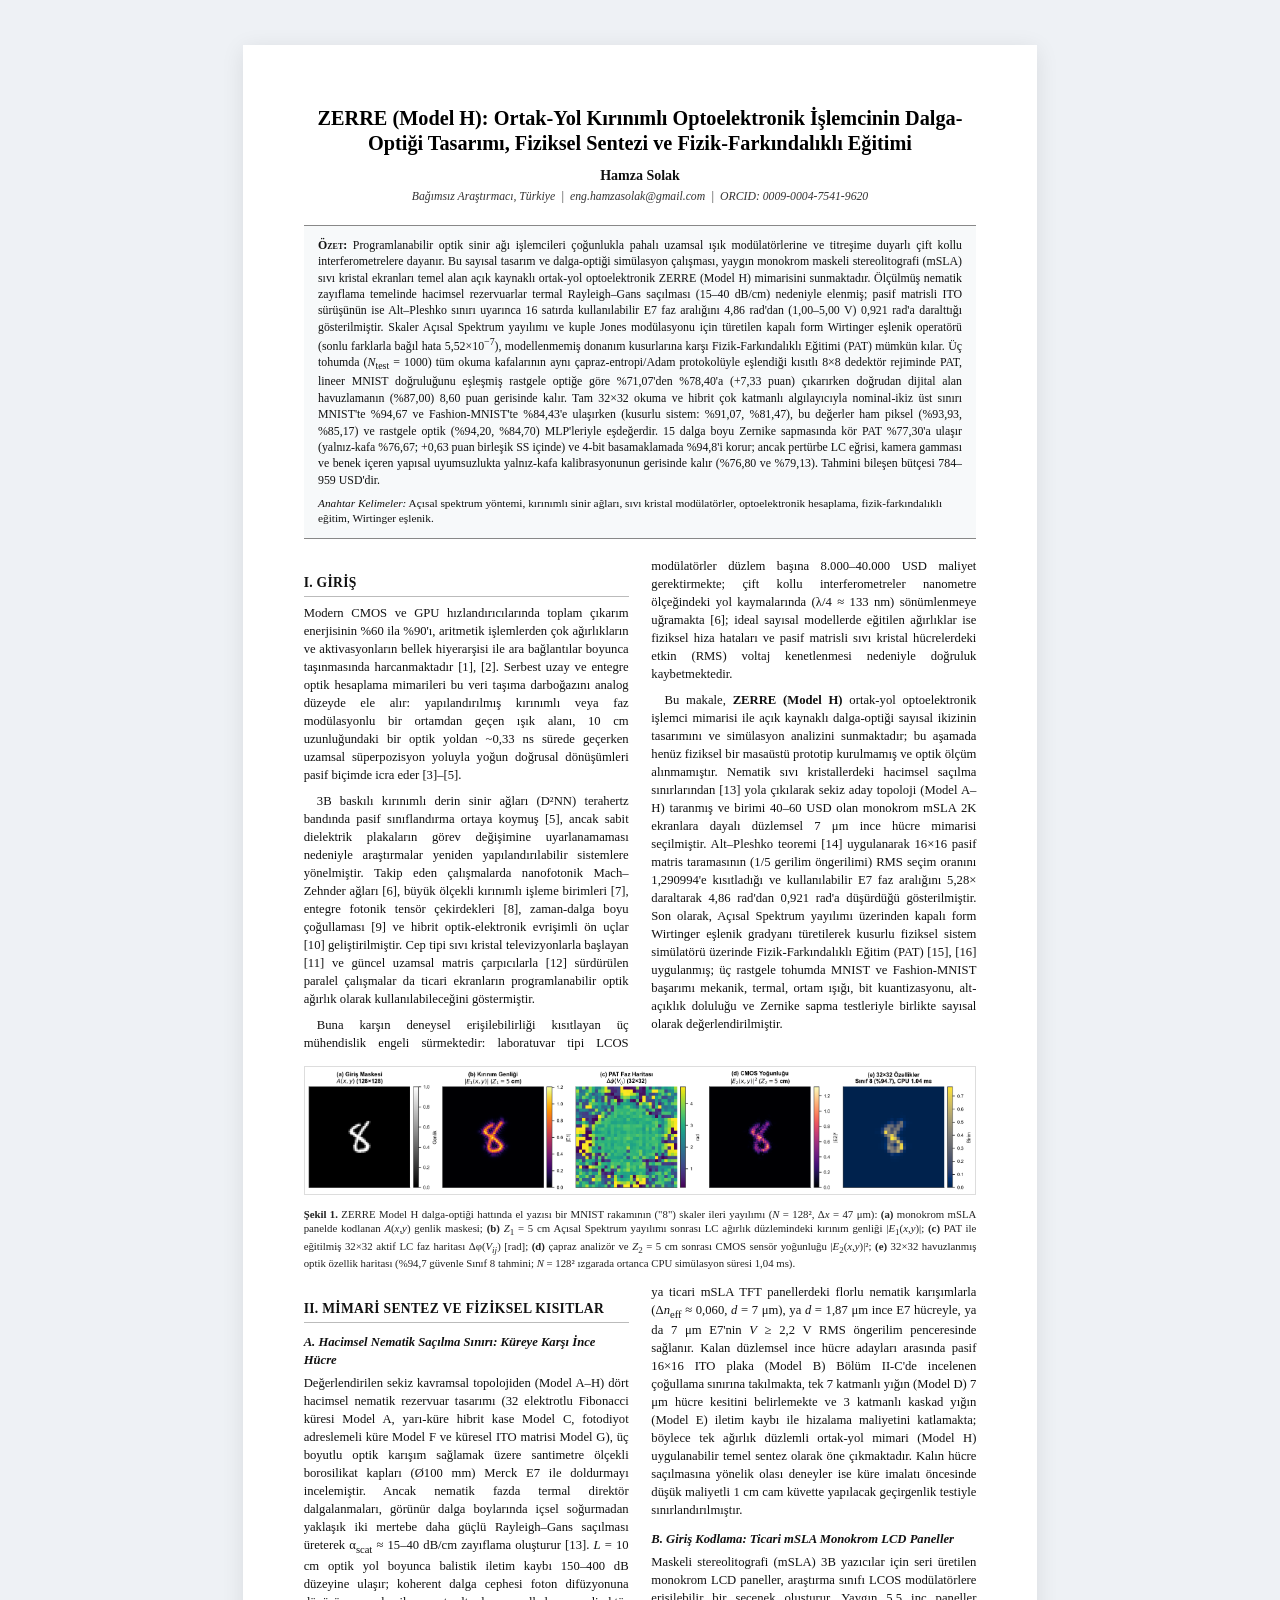
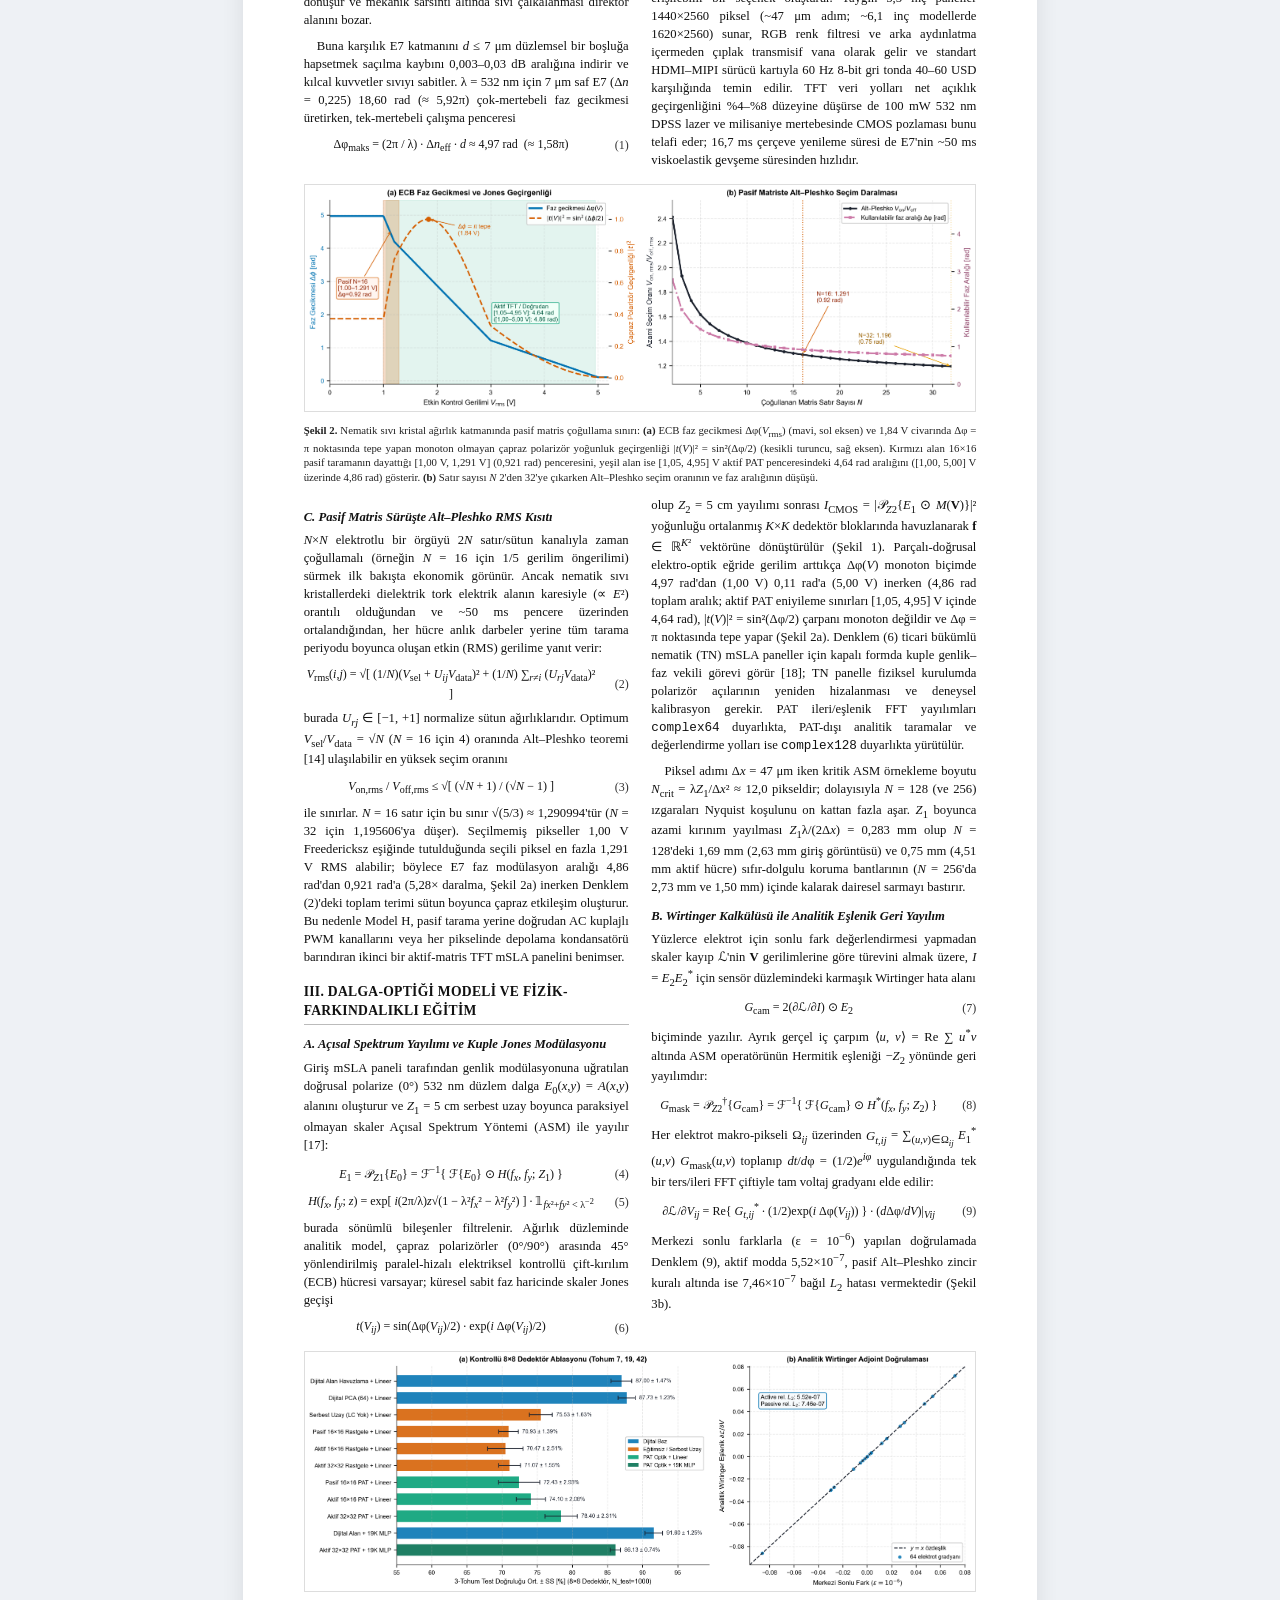
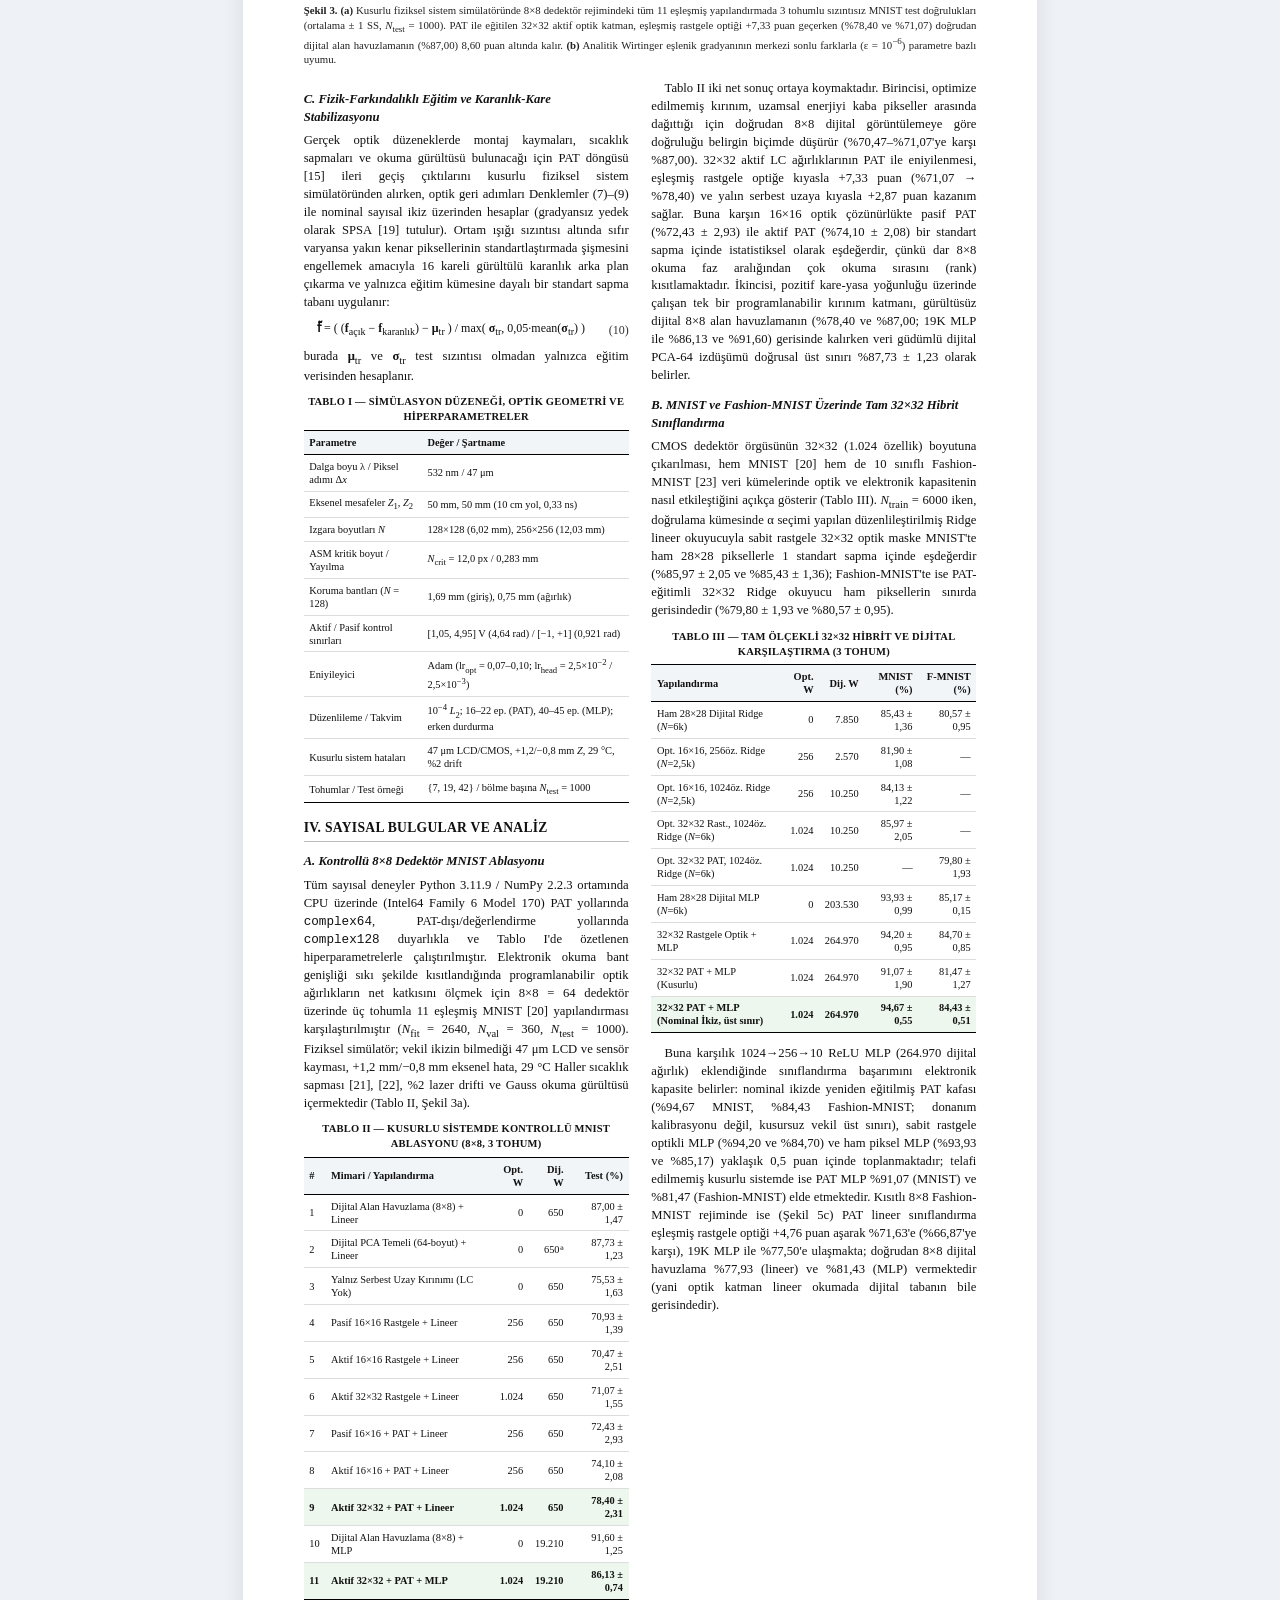
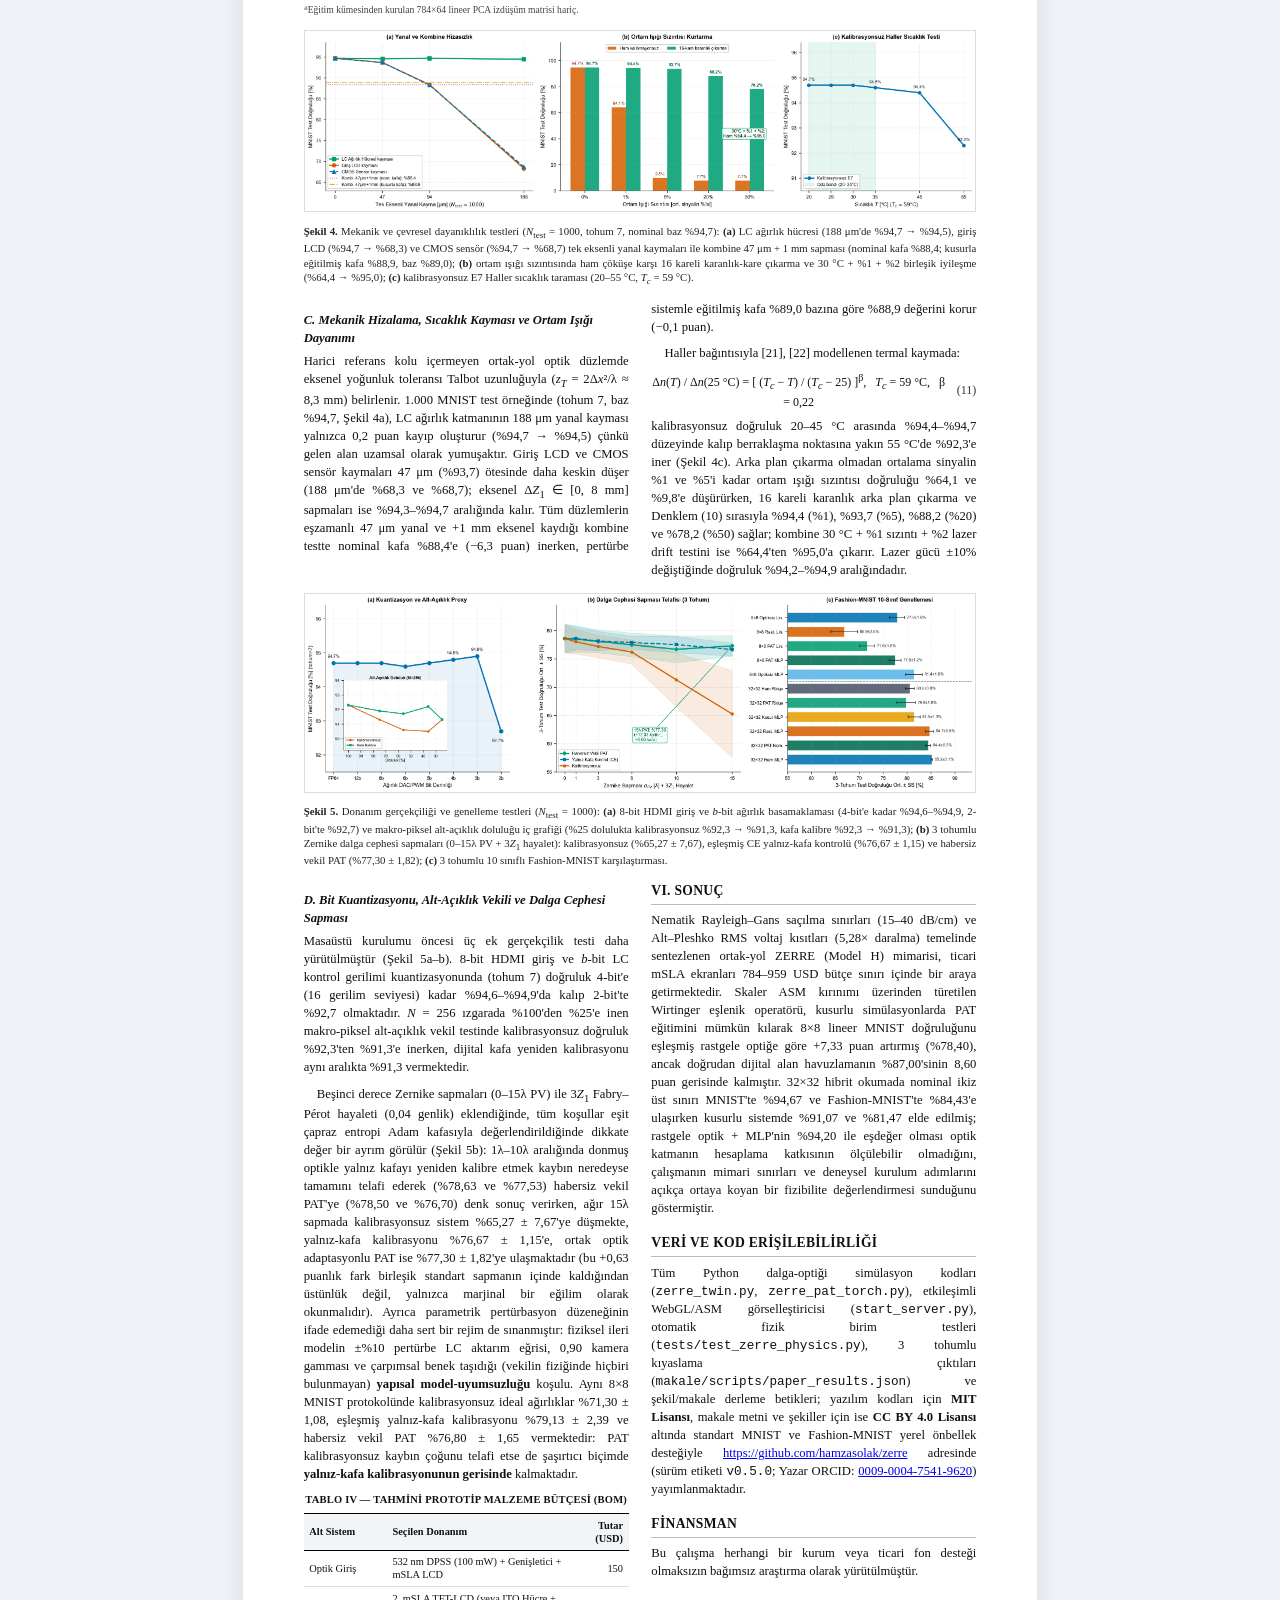
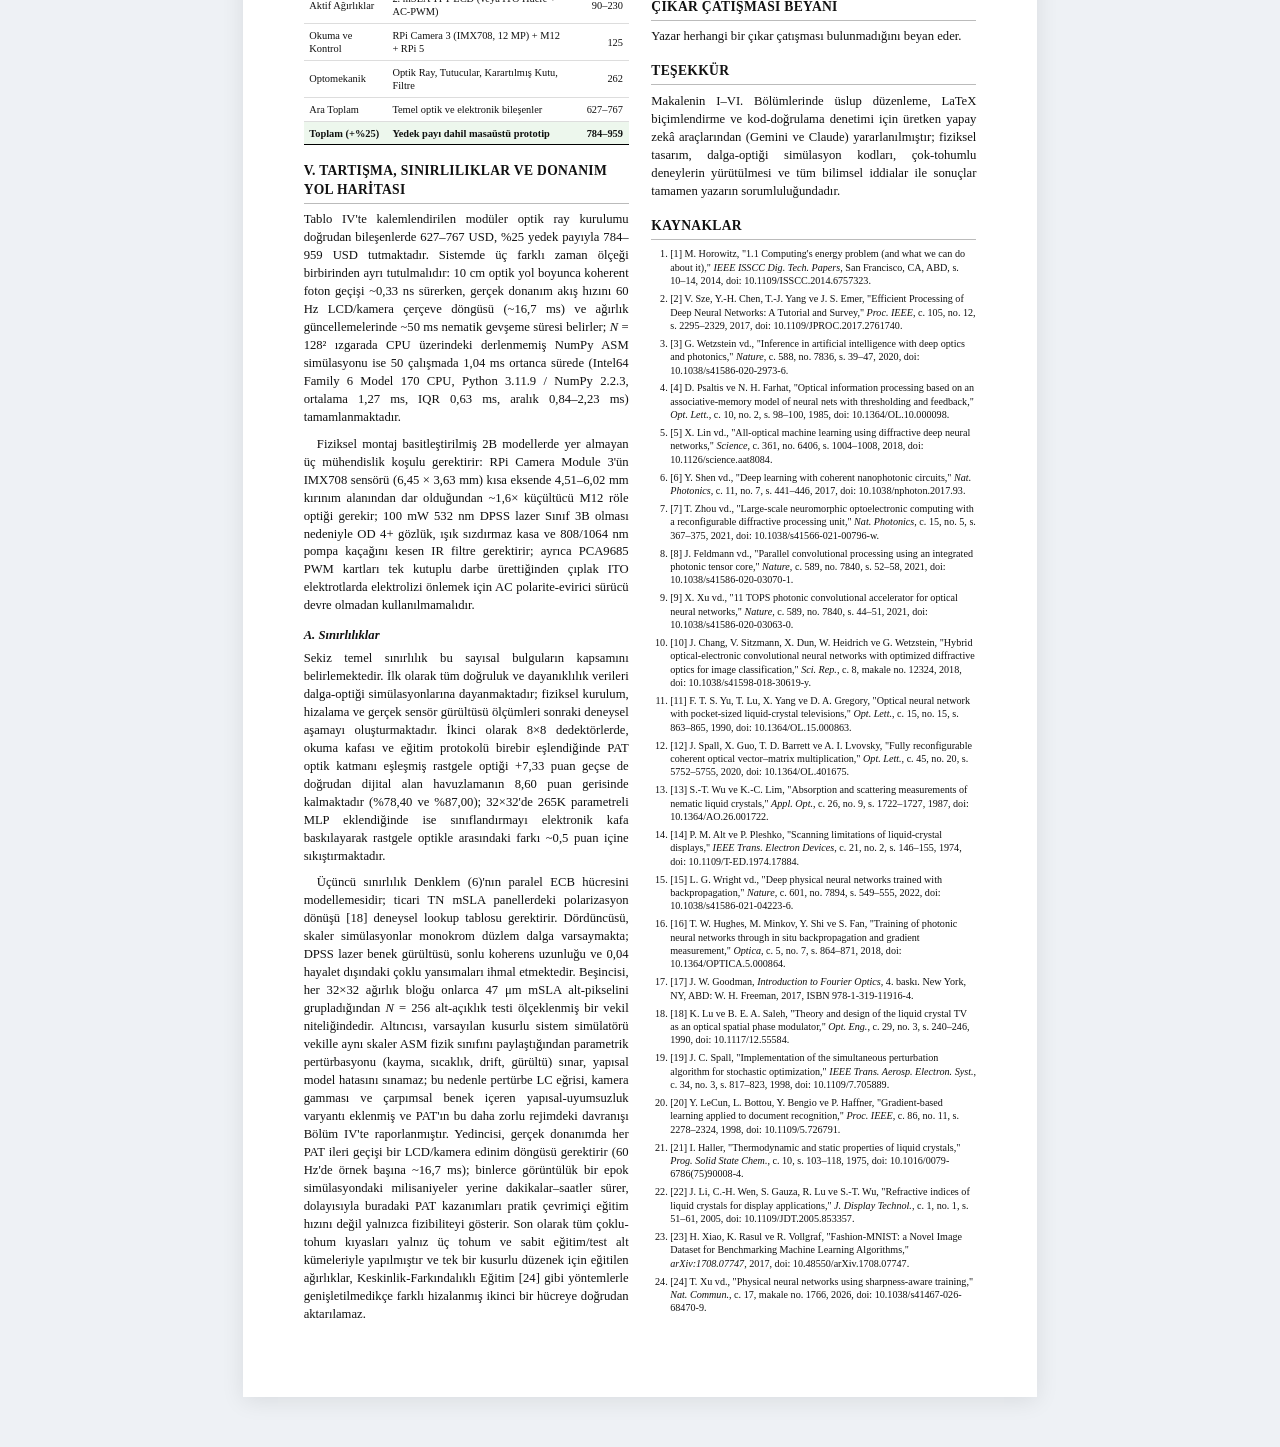
<file: makale/1_html_pdf/makale_tr.html>
<!DOCTYPE html>
<html lang="tr">
<head>
<meta charset="UTF-8"/>
<meta name="viewport" content="width=device-width, initial-scale=1.0"/>
<title>ZERRE (Model H): Ortak-Yol Kırınımlı Optoelektronik İşlemcinin Dalga-Optiği Tasarımı, Fiziksel Sentezi ve Fizik-Farkındalıklı Eğitimi</title>
<style>
  @page { size: A4; margin: 16mm; }
  * { box-sizing: border-box; }
  body {
    margin: 0;
    background: #eef1f5;
    color: #111;
    font-family: "Times New Roman", Times, Georgia, serif;
    font-size: 9.5pt;
    line-height: 1.42;
  }
  .page-sheet {
    max-width: 210mm;
    margin: 12mm auto;
    background: #fff;
    padding: 16mm 16mm 18mm 16mm;
    box-shadow: 0 4px 22px rgba(0,0,0,0.09);
  }
  @media print {
    body { background: #fff; }
    .page-sheet { margin: 0; padding: 0; box-shadow: none; max-width: none; }
  }
  .header-block { text-align: center; margin-bottom: 5mm; }
  h1.paper-title { font-size: 15.2pt; line-height: 1.24; font-weight: 700; margin: 0 0 2.5mm 0; color: #000; }
  .authors { font-size: 10.5pt; font-weight: 600; margin-bottom: 1mm; }
  .affil { font-size: 8.8pt; font-style: italic; color: #333; margin-bottom: 2mm; }
  .abstract-box {
    background: #f7f9fa;
    border-top: 0.9px solid #888;
    border-bottom: 0.9px solid #888;
    padding: 3mm 3.8mm;
    margin-bottom: 5mm;
    text-align: justify;
    font-size: 8.9pt;
    line-height: 1.38;
  }
  .abstract-box .abs-lead { font-variant: small-caps; font-weight: 700; }
  .keywords { margin-top: 2mm; font-size: 8.5pt; text-align: left; }
  .two-col { column-count: 2; column-gap: 6mm; text-align: justify; }
  @media (max-width: 720px) { .two-col { column-count: 1; } .page-sheet { padding: 14px; } }
  h2 {
    font-size: 10.2pt;
    text-transform: uppercase;
    letter-spacing: 0.3px;
    border-bottom: 0.6px solid #bbb;
    padding-bottom: 1mm;
    margin: 4mm 0 2mm 0;
    column-span: none;
    text-align: left;
  }
  h3 { font-size: 9.5pt; font-style: italic; font-weight: 700; margin: 3mm 0 1.4mm 0; text-align: left; }
  p { margin: 0 0 2.2mm 0; text-indent: 3.5mm; }
  p.noindent { text-indent: 0; }
  .span-all { column-span: all; margin: 3.5mm 0; }
  figure { margin: 0; text-align: center; }
  figure img { max-width: 100%; height: auto; border: 0.5px solid #ddd; }
  figcaption { font-size: 8.1pt; line-height: 1.34; text-align: justify; margin-top: 1.5mm; color: #222; }
  .eq-row { display: flex; justify-content: space-between; align-items: center; margin: 2mm 0; font-size: 9pt; }
  .eq-math { flex: 1; text-align: center; font-family: "Cambria Math", "Times New Roman", serif; }
  .eq-num { width: 8mm; text-align: right; color: #333; }
  .table-wrap { break-inside: avoid; margin: 2.5mm 0 3.2mm 0; }
  .table-cap { font-size: 7.9pt; font-weight: 700; text-align: center; margin-bottom: 1.2mm; letter-spacing: 0.2px; }
  table.acad { width: 100%; border-collapse: collapse; font-size: 7.8pt; line-height: 1.25; }
  table.acad th, table.acad td { padding: 1.3mm 1.5mm; border-bottom: 0.4px solid #ddd; text-align: left; }
  table.acad thead th { border-top: 1px solid #000; border-bottom: 0.8px solid #000; background: #f2f5f8; font-weight: 700; }
  table.acad tbody tr:last-child td { border-bottom: 1px solid #000; }
  table.acad th.num, table.acad td.num { text-align: right; font-variant-numeric: tabular-nums; }
  table.acad tr.highlight td { background: #edf7ed; font-weight: 700; }
  .tab-note { font-size: 7.2pt; color: #444; margin-top: 1mm; text-align: left; }
  ol.refs { margin: 0; padding-left: 5mm; font-size: 7.6pt; line-height: 1.32; text-align: left; }
  ol.refs li { margin-bottom: 1.2mm; }
</style>
</head>
<body>
<div class="page-sheet">
  <div class="header-block">
    <h1 class="paper-title">ZERRE (Model H): Ortak-Yol Kırınımlı Optoelektronik İşlemcinin Dalga-Optiği Tasarımı, Fiziksel Sentezi ve Fizik-Farkındalıklı Eğitimi</h1>
    <div class="authors">Hamza Solak</div>
    <div class="affil">Bağımsız Araştırmacı, Türkiye &nbsp;|&nbsp; eng.hamzasolak@gmail.com &nbsp;|&nbsp; ORCID: 0009-0004-7541-9620</div>
  </div>

  <div class="abstract-box">
    <span class="abs-lead">Özet:</span> Programlanabilir optik sinir ağı işlemcileri çoğunlukla pahalı uzamsal ışık modülatörlerine ve titreşime duyarlı çift kollu interferometrelere dayanır. Bu sayısal tasarım ve dalga-optiği simülasyon çalışması, yaygın monokrom maskeli stereolitografi (mSLA) sıvı kristal ekranları temel alan açık kaynaklı ortak-yol optoelektronik ZERRE (Model H) mimarisini sunmaktadır. Ölçülmüş nematik zayıflama temelinde hacimsel rezervuarlar termal Rayleigh–Gans saçılması (15–40 dB/cm) nedeniyle elenmiş; pasif matrisli ITO sürüşünün ise Alt–Pleshko sınırı uyarınca 16 satırda kullanılabilir E7 faz aralığını 4,86 rad'dan (1,00–5,00 V) 0,921 rad'a daralttığı gösterilmiştir. Skaler Açısal Spektrum yayılımı ve kuple Jones modülasyonu için türetilen kapalı form Wirtinger eşlenik operatörü (sonlu farklarla bağıl hata 5,52×10<sup>−7</sup>), modellenmemiş donanım kusurlarına karşı Fizik-Farkındalıklı Eğitimi (PAT) mümkün kılar. Üç tohumda (<i>N</i><sub>test</sub> = 1000) tüm okuma kafalarının aynı çapraz-entropi/Adam protokolüyle eşlendiği kısıtlı 8×8 dedektör rejiminde PAT, lineer MNIST doğruluğunu eşleşmiş rastgele optiğe göre %71,07'den %78,40'a (+7,33 puan) çıkarırken doğrudan dijital alan havuzlamanın (%87,00) 8,60 puan gerisinde kalır. Tam 32×32 okuma ve hibrit çok katmanlı algılayıcıyla nominal-ikiz üst sınırı MNIST'te %94,67 ve Fashion-MNIST'te %84,43'e ulaşırken (kusurlu sistem: %91,07, %81,47), bu değerler ham piksel (%93,93, %85,17) ve rastgele optik (%94,20, %84,70) MLP'leriyle eşdeğerdir. 15 dalga boyu Zernike sapmasında kör PAT %77,30'a ulaşır (yalnız-kafa %76,67; +0,63 puan birleşik SS içinde) ve 4-bit basamaklamada %94,8'i korur; ancak pertürbe LC eğrisi, kamera gamması ve benek içeren yapısal uyumsuzlukta yalnız-kafa kalibrasyonunun gerisinde kalır (%76,80 ve %79,13). Tahmini bileşen bütçesi 784–959 USD'dir.
    <div class="keywords"><i>Anahtar Kelimeler:</i> Açısal spektrum yöntemi, kırınımlı sinir ağları, sıvı kristal modülatörler, optoelektronik hesaplama, fizik-farkındalıklı eğitim, Wirtinger eşlenik.</div>
  </div>

  <div class="two-col">
    <h2>I. Giriş</h2>
    <p class="noindent">
      Modern CMOS ve GPU hızlandırıcılarında toplam çıkarım enerjisinin %60 ila %90'ı, aritmetik işlemlerden çok ağırlıkların ve aktivasyonların bellek hiyerarşisi ile ara bağlantılar boyunca taşınmasında harcanmaktadır [1], [2]. Serbest uzay ve entegre optik hesaplama mimarileri bu veri taşıma darboğazını analog düzeyde ele alır: yapılandırılmış kırınımlı veya faz modülasyonlu bir ortamdan geçen ışık alanı, 10 cm uzunluğundaki bir optik yoldan ~0,33 ns sürede geçerken uzamsal süperpozisyon yoluyla yoğun doğrusal dönüşümleri pasif biçimde icra eder [3]–[5].
    </p>
    <p>
      3B baskılı kırınımlı derin sinir ağları (D²NN) terahertz bandında pasif sınıflandırma ortaya koymuş [5], ancak sabit dielektrik plakaların görev değişimine uyarlanamaması nedeniyle araştırmalar yeniden yapılandırılabilir sistemlere yönelmiştir. Takip eden çalışmalarda nanofotonik Mach–Zehnder ağları [6], büyük ölçekli kırınımlı işleme birimleri [7], entegre fotonik tensör çekirdekleri [8], zaman-dalga boyu çoğullaması [9] ve hibrit optik-elektronik evrişimli ön uçlar [10] geliştirilmiştir. Cep tipi sıvı kristal televizyonlarla başlayan [11] ve güncel uzamsal matris çarpıcılarla [12] sürdürülen paralel çalışmalar da ticari ekranların programlanabilir optik ağırlık olarak kullanılabileceğini göstermiştir.
    </p>
    <p>
      Buna karşın deneysel erişilebilirliği kısıtlayan üç mühendislik engeli sürmektedir: laboratuvar tipi LCOS modülatörler düzlem başına 8.000–40.000 USD maliyet gerektirmekte; çift kollu interferometreler nanometre ölçeğindeki yol kaymalarında (λ/4 ≈ 133 nm) sönümlenmeye uğramakta [6]; ideal sayısal modellerde eğitilen ağırlıklar ise fiziksel hiza hataları ve pasif matrisli sıvı kristal hücrelerdeki etkin (RMS) voltaj kenetlenmesi nedeniyle doğruluk kaybetmektedir.
    </p>
    <p>
      Bu makale, <b>ZERRE (Model H)</b> ortak-yol optoelektronik işlemci mimarisi ile açık kaynaklı dalga-optiği sayısal ikizinin tasarımını ve simülasyon analizini sunmaktadır; bu aşamada henüz fiziksel bir masaüstü prototip kurulmamış ve optik ölçüm alınmamıştır. Nematik sıvı kristallerdeki hacimsel saçılma sınırlarından [13] yola çıkılarak sekiz aday topoloji (Model A–H) taranmış ve birimi 40–60 USD olan monokrom mSLA 2K ekranlara dayalı düzlemsel 7 μm ince hücre mimarisi seçilmiştir. Alt–Pleshko teoremi [14] uygulanarak 16×16 pasif matris taramasının (1/5 gerilim öngerilimi) RMS seçim oranını 1,290994'e kısıtladığı ve kullanılabilir E7 faz aralığını 5,28× daraltarak 4,86 rad'dan 0,921 rad'a düşürdüğü gösterilmiştir. Son olarak, Açısal Spektrum yayılımı üzerinden kapalı form Wirtinger eşlenik gradyanı türetilerek kusurlu fiziksel sistem simülatörü üzerinde Fizik-Farkındalıklı Eğitim (PAT) [15], [16] uygulanmış; üç rastgele tohumda MNIST ve Fashion-MNIST başarımı mekanik, termal, ortam ışığı, bit kuantizasyonu, alt-açıklık doluluğu ve Zernike sapma testleriyle birlikte sayısal olarak değerlendirilmiştir.
    </p>

    <div class="span-all">
      <figure>
        <img src="../figures/makale_fig1_dalga_tr.png" alt="ZERRE Model H Dalga-Optiği İşlem Hattı"/>
        <figcaption>
          <b>Şekil 1.</b> ZERRE Model H dalga-optiği hattında el yazısı bir MNIST rakamının ("8") skaler ileri yayılımı (<i>N</i> = 128², Δ<i>x</i> = 47 μm): <b>(a)</b> monokrom mSLA panelde kodlanan <i>A</i>(<i>x</i>,<i>y</i>) genlik maskesi; <b>(b)</b> <i>Z</i><sub>1</sub> = 5 cm Açısal Spektrum yayılımı sonrası LC ağırlık düzlemindeki kırınım genliği |<i>E</i><sub>1</sub>(<i>x</i>,<i>y</i>)|; <b>(c)</b> PAT ile eğitilmiş 32×32 aktif LC faz haritası Δφ(<i>V<sub>ij</sub></i>) [rad]; <b>(d)</b> çapraz analizör ve <i>Z</i><sub>2</sub> = 5 cm sonrası CMOS sensör yoğunluğu |<i>E</i><sub>2</sub>(<i>x</i>,<i>y</i>)|²; <b>(e)</b> 32×32 havuzlanmış optik özellik haritası (%94,7 güvenle Sınıf 8 tahmini; <i>N</i> = 128² ızgarada ortanca CPU simülasyon süresi 1,04 ms).
        </figcaption>
      </figure>
    </div>

    <h2>II. Mimari Sentez ve Fiziksel Kısıtlar</h2>
    <h3>A. Hacimsel Nematik Saçılma Sınırı: Küreye Karşı İnce Hücre</h3>
    <p class="noindent">
      Değerlendirilen sekiz kavramsal topolojiden (Model A–H) dört hacimsel nematik rezervuar tasarımı (32 elektrotlu Fibonacci küresi Model A, yarı-küre hibrit kase Model C, fotodiyot adreslemeli küre Model F ve küresel ITO matrisi Model G), üç boyutlu optik karışım sağlamak üzere santimetre ölçekli borosilikat kapları (Ø100 mm) Merck E7 ile doldurmayı incelemiştir. Ancak nematik fazda termal direktör dalgalanmaları, görünür dalga boylarında içsel soğurmadan yaklaşık iki mertebe daha güçlü Rayleigh–Gans saçılması üreterek α<sub>scat</sub> ≈ 15–40 dB/cm zayıflama oluşturur [13]. <i>L</i> = 10 cm optik yol boyunca balistik iletim kaybı 150–400 dB düzeyine ulaşır; koherent dalga cephesi foton difüzyonuna dönüşür ve mekanik sarsıntı altında sıvı çalkalanması direktör alanını bozar.
    </p>
    <p>
      Buna karşılık E7 katmanını <i>d</i> ≤ 7 μm düzlemsel bir boşluğa hapsetmek saçılma kaybını 0,003–0,03 dB aralığına indirir ve kılcal kuvvetler sıvıyı sabitler. λ = 532 nm için 7 μm saf E7 (Δ<i>n</i> = 0,225) 18,60 rad (≈ 5,92π) çok-mertebeli faz gecikmesi üretirken, tek-mertebeli çalışma penceresi
    </p>
    <div class="eq-row">
      <div class="eq-math">Δφ<sub>maks</sub> = (2π / λ) · Δ<i>n</i><sub>eff</sub> · <i>d</i> ≈ 4,97 rad &nbsp;(≈ 1,58π)</div>
      <div class="eq-num">(1)</div>
    </div>
    <p class="noindent">
      ya ticari mSLA TFT panellerdeki florlu nematik karışımlarla (Δ<i>n</i><sub>eff</sub> ≈ 0,060, <i>d</i> = 7 μm), ya <i>d</i> = 1,87 μm ince E7 hücreyle, ya da 7 μm E7'nin <i>V</i> ≥ 2,2 V RMS öngerilim penceresinde sağlanır. Kalan düzlemsel ince hücre adayları arasında pasif 16×16 ITO plaka (Model B) Bölüm II-C'de incelenen çoğullama sınırına takılmakta, tek 7 katmanlı yığın (Model D) 7 μm hücre kesitini belirlemekte ve 3 katmanlı kaskad yığın (Model E) iletim kaybı ile hizalama maliyetini katlamakta; böylece tek ağırlık düzlemli ortak-yol mimari (Model H) uygulanabilir temel sentez olarak öne çıkmaktadır. Kalın hücre saçılmasına yönelik olası deneyler ise küre imalatı öncesinde düşük maliyetli 1 cm cam küvette yapılacak geçirgenlik testiyle sınırlandırılmıştır.
    </p>

    <h3>B. Giriş Kodlama: Ticari mSLA Monokrom LCD Paneller</h3>
    <p class="noindent">
      Maskeli stereolitografi (mSLA) 3B yazıcılar için seri üretilen monokrom LCD paneller, araştırma sınıfı LCOS modülatörlere erişilebilir bir seçenek oluşturur. Yaygın 5,5 inç paneller 1440×2560 piksel (~47 μm adım; ~6,1 inç modellerde 1620×2560) sunar, RGB renk filtresi ve arka aydınlatma içermeden çıplak transmisif vana olarak gelir ve standart HDMI–MIPI sürücü kartıyla 60 Hz 8-bit gri tonda 40–60 USD karşılığında temin edilir. TFT veri yolları net açıklık geçirgenliğini %4–%8 düzeyine düşürse de 100 mW 532 nm DPSS lazer ve milisaniye mertebesinde CMOS pozlaması bunu telafi eder; 16,7 ms çerçeve yenileme süresi de E7'nin ~50 ms viskoelastik gevşeme süresinden hızlıdır.
    </p>

    <div class="span-all">
      <figure>
        <img src="../figures/makale_fig2_alt_pleshko_tr.png" alt="Alt-Pleshko Pasif Matris RMS Kısıtı"/>
        <figcaption>
          <b>Şekil 2.</b> Nematik sıvı kristal ağırlık katmanında pasif matris çoğullama sınırı: <b>(a)</b> ECB faz gecikmesi Δφ(<i>V</i><sub>rms</sub>) (mavi, sol eksen) ve 1,84 V civarında Δφ = π noktasında tepe yapan monoton olmayan çapraz polarizör yoğunluk geçirgenliği |<i>t</i>(<i>V</i>)|² = sin²(Δφ/2) (kesikli turuncu, sağ eksen). Kırmızı alan 16×16 pasif taramanın dayattığı [1,00 V, 1,291 V] (0,921 rad) penceresini, yeşil alan ise [1,05, 4,95] V aktif PAT penceresindeki 4,64 rad aralığını ([1,00, 5,00] V üzerinde 4,86 rad) gösterir. <b>(b)</b> Satır sayısı <i>N</i> 2'den 32'ye çıkarken Alt–Pleshko seçim oranının ve faz aralığının düşüşü.
        </figcaption>
      </figure>
    </div>

    <h3>C. Pasif Matris Sürüşte Alt–Pleshko RMS Kısıtı</h3>
    <p class="noindent">
      <i>N</i>×<i>N</i> elektrotlu bir örgüyü 2<i>N</i> satır/sütun kanalıyla zaman çoğullamalı (örneğin <i>N</i> = 16 için 1/5 gerilim öngerilimi) sürmek ilk bakışta ekonomik görünür. Ancak nematik sıvı kristallerdeki dielektrik tork elektrik alanın karesiyle (∝ <i>E</i>²) orantılı olduğundan ve ~50 ms pencere üzerinden ortalandığından, her hücre anlık darbeler yerine tüm tarama periyodu boyunca oluşan etkin (RMS) gerilime yanıt verir:
    </p>
    <div class="eq-row">
      <div class="eq-math"><i>V</i><sub>rms</sub>(<i>i</i>,<i>j</i>) = √[ (1/<i>N</i>)(<i>V</i><sub>sel</sub> + <i>U<sub>ij</sub>V</i><sub>data</sub>)² + (1/<i>N</i>) ∑<sub><i>r</i>≠<i>i</i></sub> (<i>U<sub>rj</sub>V</i><sub>data</sub>)² ]</div>
      <div class="eq-num">(2)</div>
    </div>
    <p class="noindent">
      burada <i>U<sub>rj</sub></i> ∈ [−1, +1] normalize sütun ağırlıklarıdır. Optimum <i>V</i><sub>sel</sub>/<i>V</i><sub>data</sub> = √<i>N</i> (<i>N</i> = 16 için 4) oranında Alt–Pleshko teoremi [14] ulaşılabilir en yüksek seçim oranını
    </p>
    <div class="eq-row">
      <div class="eq-math"><i>V</i><sub>on,rms</sub> / <i>V</i><sub>off,rms</sub> ≤ √[ (√<i>N</i> + 1) / (√<i>N</i> − 1) ]</div>
      <div class="eq-num">(3)</div>
    </div>
    <p class="noindent">
      ile sınırlar. <i>N</i> = 16 satır için bu sınır √(5/3) ≈ 1,290994'tür (<i>N</i> = 32 için 1,195606'ya düşer). Seçilmemiş pikseller 1,00 V Freedericksz eşiğinde tutulduğunda seçili piksel en fazla 1,291 V RMS alabilir; böylece E7 faz modülasyon aralığı 4,86 rad'dan 0,921 rad'a (5,28× daralma, Şekil 2a) inerken Denklem (2)'deki toplam terimi sütun boyunca çapraz etkileşim oluşturur. Bu nedenle Model H, pasif tarama yerine doğrudan AC kuplajlı PWM kanallarını veya her pikselinde depolama kondansatörü barındıran ikinci bir aktif-matris TFT mSLA panelini benimser.
    </p>

    <h2>III. Dalga-Optiği Modeli ve Fizik-Farkındalıklı Eğitim</h2>
    <h3>A. Açısal Spektrum Yayılımı ve Kuple Jones Modülasyonu</h3>
    <p class="noindent">
      Giriş mSLA paneli tarafından genlik modülasyonuna uğratılan doğrusal polarize (0°) 532 nm düzlem dalga <i>E</i><sub>0</sub>(<i>x</i>,<i>y</i>) = <i>A</i>(<i>x</i>,<i>y</i>) alanını oluşturur ve <i>Z</i><sub>1</sub> = 5 cm serbest uzay boyunca paraksiyel olmayan skaler Açısal Spektrum Yöntemi (ASM) ile yayılır [17]:
    </p>
    <div class="eq-row">
      <div class="eq-math"><i>E</i><sub>1</sub> = 𝒫<sub><i>Z</i>1</sub>{<i>E</i><sub>0</sub>} = ℱ<sup>−1</sup>{ ℱ{<i>E</i><sub>0</sub>} ⊙ <i>H</i>(<i>f<sub>x</sub></i>, <i>f<sub>y</sub></i>; <i>Z</i><sub>1</sub>) }</div>
      <div class="eq-num">(4)</div>
    </div>
    <div class="eq-row">
      <div class="eq-math"><i>H</i>(<i>f<sub>x</sub></i>, <i>f<sub>y</sub></i>; <i>z</i>) = exp[ <i>i</i>(2π/λ)<i>z</i>√(1 − λ²<i>f<sub>x</sub></i>² − λ²<i>f<sub>y</sub></i>²) ] · 𝟙<sub><i>fx</i>²+<i>fy</i>² &lt; λ<sup>−2</sup></sub></div>
      <div class="eq-num">(5)</div>
    </div>
    <p class="noindent">
      burada sönümlü bileşenler filtrelenir. Ağırlık düzleminde analitik model, çapraz polarizörler (0°/90°) arasında 45° yönlendirilmiş paralel-hizalı elektriksel kontrollü çift-kırılım (ECB) hücresi varsayar; küresel sabit faz haricinde skaler Jones geçişi
    </p>
    <div class="eq-row">
      <div class="eq-math"><i>t</i>(<i>V<sub>ij</sub></i>) = sin(Δφ(<i>V<sub>ij</sub></i>)/2) · exp(<i>i</i> Δφ(<i>V<sub>ij</sub></i>)/2)</div>
      <div class="eq-num">(6)</div>
    </div>
    <p class="noindent">
      olup <i>Z</i><sub>2</sub> = 5 cm yayılımı sonrası <i>I</i><sub>CMOS</sub> = |𝒫<sub><i>Z</i>2</sub>{<i>E</i><sub>1</sub> ⊙ <i>M</i>(<b>V</b>)}|² yoğunluğu ortalanmış <i>K</i>×<i>K</i> dedektör bloklarında havuzlanarak <b>f</b> ∈ ℝ<sup><i>K</i>²</sup> vektörüne dönüştürülür (Şekil 1). Parçalı-doğrusal elektro-optik eğride gerilim arttıkça Δφ(<i>V</i>) monoton biçimde 4,97 rad'dan (1,00 V) 0,11 rad'a (5,00 V) inerken (4,86 rad toplam aralık; aktif PAT eniyileme sınırları [1,05, 4,95] V içinde 4,64 rad), |<i>t</i>(<i>V</i>)|² = sin²(Δφ/2) çarpanı monoton değildir ve Δφ = π noktasında tepe yapar (Şekil 2a). Denklem (6) ticari bükümlü nematik (TN) mSLA paneller için kapalı formda kuple genlik–faz vekili görevi görür [18]; TN panelle fiziksel kurulumda polarizör açılarının yeniden hizalanması ve deneysel kalibrasyon gerekir. PAT ileri/eşlenik FFT yayılımları <code>complex64</code> duyarlıkta, PAT-dışı analitik taramalar ve değerlendirme yolları ise <code>complex128</code> duyarlıkta yürütülür.
    </p>
    <p>
      Piksel adımı Δ<i>x</i> = 47 μm iken kritik ASM örnekleme boyutu <i>N</i><sub>crit</sub> = λ<i>Z</i><sub>1</sub>/Δ<i>x</i>² ≈ 12,0 pikseldir; dolayısıyla <i>N</i> = 128 (ve 256) ızgaraları Nyquist koşulunu on kattan fazla aşar. <i>Z</i><sub>1</sub> boyunca azami kırınım yayılması <i>Z</i><sub>1</sub>λ/(2Δ<i>x</i>) = 0,283 mm olup <i>N</i> = 128'deki 1,69 mm (2,63 mm giriş görüntüsü) ve 0,75 mm (4,51 mm aktif hücre) sıfır-dolgulu koruma bantlarının (<i>N</i> = 256'da 2,73 mm ve 1,50 mm) içinde kalarak dairesel sarmayı bastırır.
    </p>

    <h3>B. Wirtinger Kalkülüsü ile Analitik Eşlenik Geri Yayılım</h3>
    <p class="noindent">
      Yüzlerce elektrot için sonlu fark değerlendirmesi yapmadan skaler kayıp ℒ'nin <b>V</b> gerilimlerine göre türevini almak üzere, <i>I</i> = <i>E</i><sub>2</sub><i>E</i><sub>2</sub><sup>*</sup> için sensör düzlemindeki karmaşık Wirtinger hata alanı
    </p>
    <div class="eq-row">
      <div class="eq-math"><i>G</i><sub>cam</sub> = 2(∂ℒ/∂<i>I</i>) ⊙ <i>E</i><sub>2</sub></div>
      <div class="eq-num">(7)</div>
    </div>
    <p class="noindent">
      biçiminde yazılır. Ayrık gerçel iç çarpım ⟨<i>u</i>, <i>v</i>⟩ = Re ∑ <i>u</i><sup>*</sup><i>v</i> altında ASM operatörünün Hermitik eşleniği −<i>Z</i><sub>2</sub> yönünde geri yayılımdır:
    </p>
    <div class="eq-row">
      <div class="eq-math"><i>G</i><sub>mask</sub> = 𝒫<sub><i>Z</i>2</sub><sup>†</sup>{<i>G</i><sub>cam</sub>} = ℱ<sup>−1</sup>{ ℱ{<i>G</i><sub>cam</sub>} ⊙ <i>H</i><sup>*</sup>(<i>f<sub>x</sub></i>, <i>f<sub>y</sub></i>; <i>Z</i><sub>2</sub>) }</div>
      <div class="eq-num">(8)</div>
    </div>
    <p class="noindent">
      Her elektrot makro-pikseli Ω<sub><i>ij</i></sub> üzerinden <i>G<sub>t,ij</sub></i> = ∑<sub>(<i>u</i>,<i>v</i>)∈Ω<sub><i>ij</i></sub></sub> <i>E</i><sub>1</sub><sup>*</sup>(<i>u</i>,<i>v</i>) <i>G</i><sub>mask</sub>(<i>u</i>,<i>v</i>) toplanıp <i>dt</i>/<i>d</i>φ = (1/2)<i>e<sup>iφ</sup></i> uygulandığında tek bir ters/ileri FFT çiftiyle tam voltaj gradyanı elde edilir:
    </p>
    <div class="eq-row">
      <div class="eq-math">∂ℒ/∂<i>V<sub>ij</sub></i> = Re{ <i>G<sub>t,ij</sub></i><sup>*</sup> · (1/2)exp(<i>i</i> Δφ(<i>V<sub>ij</sub></i>)) } · (<i>d</i>Δφ/<i>dV</i>)|<sub><i>Vij</i></sub></div>
      <div class="eq-num">(9)</div>
    </div>
    <p class="noindent">
      Merkezi sonlu farklarla (ε = 10<sup>−6</sup>) yapılan doğrulamada Denklem (9), aktif modda 5,52×10<sup>−7</sup>, pasif Alt–Pleshko zincir kuralı altında ise 7,46×10<sup>−7</sup> bağıl <i>L</i><sub>2</sub> hatası vermektedir (Şekil 3b).
    </p>

    <div class="span-all">
      <figure>
        <img src="../figures/makale_fig3_ablasyon_pat_tr.png" alt="Kontrollü MNIST Ablasyonu ve Adjoint Doğrulama"/>
        <figcaption>
          <b>Şekil 3.</b> <b>(a)</b> Kusurlu fiziksel sistem simülatöründe 8×8 dedektör rejimindeki tüm 11 eşleşmiş yapılandırmada 3 tohumlu sızıntısız MNIST test doğrulukları (ortalama ± 1 SS, <i>N</i><sub>test</sub> = 1000). PAT ile eğitilen 32×32 aktif optik katman, eşleşmiş rastgele optiği +7,33 puan geçerken (%78,40 ve %71,07) doğrudan dijital alan havuzlamanın (%87,00) 8,60 puan altında kalır. <b>(b)</b> Analitik Wirtinger eşlenik gradyanının merkezi sonlu farklarla (ε = 10<sup>−6</sup>) parametre bazlı uyumu.
        </figcaption>
      </figure>
    </div>

    <h3>C. Fizik-Farkındalıklı Eğitim ve Karanlık-Kare Stabilizasyonu</h3>
    <p class="noindent">
      Gerçek optik düzeneklerde montaj kaymaları, sıcaklık sapmaları ve okuma gürültüsü bulunacağı için PAT döngüsü [15] ileri geçiş çıktılarını kusurlu fiziksel sistem simülatöründen alırken, optik geri adımları Denklemler (7)–(9) ile nominal sayısal ikiz üzerinden hesaplar (gradyansız yedek olarak SPSA [19] tutulur). Ortam ışığı sızıntısı altında sıfır varyansa yakın kenar piksellerinin standartlaştırmada şişmesini engellemek amacıyla 16 kareli gürültülü karanlık arka plan çıkarma ve yalnızca eğitim kümesine dayalı bir standart sapma tabanı uygulanır:
    </p>
    <div class="eq-row">
      <div class="eq-math"><b>f̃</b> = ( (<b>f</b><sub>açık</sub> − <b>f</b><sub>karanlık</sub>) − <b>μ</b><sub>tr</sub> ) / max( <b>σ</b><sub>tr</sub>, 0,05·mean(<b>σ</b><sub>tr</sub>) )</div>
      <div class="eq-num">(10)</div>
    </div>
    <p class="noindent">burada <b>μ</b><sub>tr</sub> ve <b>σ</b><sub>tr</sub> test sızıntısı olmadan yalnızca eğitim verisinden hesaplanır.</p>

    <div class="table-wrap">
      <div class="table-cap">TABLO I — SİMÜLASYON DÜZENEĞİ, OPTİK GEOMETRİ VE HİPERPARAMETRELER</div>
      <table class="acad">
        <thead>
          <tr><th>Parametre</th><th>Değer / Şartname</th></tr>
        </thead>
        <tbody>
          <tr><td>Dalga boyu λ / Piksel adımı Δ<i>x</i></td><td>532 nm / 47 μm</td></tr>
          <tr><td>Eksenel mesafeler <i>Z</i><sub>1</sub>, <i>Z</i><sub>2</sub></td><td>50 mm, 50 mm (10 cm yol, 0,33 ns)</td></tr>
          <tr><td>Izgara boyutları <i>N</i></td><td>128×128 (6,02 mm), 256×256 (12,03 mm)</td></tr>
          <tr><td>ASM kritik boyut / Yayılma</td><td><i>N</i><sub>crit</sub> = 12,0 px / 0,283 mm</td></tr>
          <tr><td>Koruma bantları (<i>N</i> = 128)</td><td>1,69 mm (giriş), 0,75 mm (ağırlık)</td></tr>
          <tr><td>Aktif / Pasif kontrol sınırları</td><td>[1,05, 4,95] V (4,64 rad) / [−1, +1] (0,921 rad)</td></tr>
          <tr><td>Eniyileyici</td><td>Adam (lr<sub>opt</sub> = 0,07–0,10; lr<sub>head</sub> = 2,5×10<sup>−2</sup> / 2,5×10<sup>−3</sup>)</td></tr>
          <tr><td>Düzenlileme / Takvim</td><td>10<sup>−4</sup> <i>L</i><sub>2</sub>; 16–22 ep. (PAT), 40–45 ep. (MLP); erken durdurma</td></tr>
          <tr><td>Kusurlu sistem hataları</td><td>47 μm LCD/CMOS, +1,2/−0,8 mm <i>Z</i>, 29 °C, %2 drift</td></tr>
          <tr><td>Tohumlar / Test örneği</td><td>{7, 19, 42} / bölme başına <i>N</i><sub>test</sub> = 1000</td></tr>
        </tbody>
      </table>
    </div>

    <h2>IV. Sayısal Bulgular ve Analiz</h2>
    <h3>A. Kontrollü 8×8 Dedektör MNIST Ablasyonu</h3>
    <p class="noindent">
      Tüm sayısal deneyler Python 3.11.9 / NumPy 2.2.3 ortamında CPU üzerinde (Intel64 Family 6 Model 170) PAT yollarında <code>complex64</code>, PAT-dışı/değerlendirme yollarında <code>complex128</code> duyarlıkla ve Tablo I'de özetlenen hiperparametrelerle çalıştırılmıştır. Elektronik okuma bant genişliği sıkı şekilde kısıtlandığında programlanabilir optik ağırlıkların net katkısını ölçmek için 8×8 = 64 dedektör üzerinde üç tohumla 11 eşleşmiş MNIST [20] yapılandırması karşılaştırılmıştır (<i>N</i><sub>fit</sub> = 2640, <i>N</i><sub>val</sub> = 360, <i>N</i><sub>test</sub> = 1000). Fiziksel simülatör; vekil ikizin bilmediği 47 μm LCD ve sensör kayması, +1,2 mm/−0,8 mm eksenel hata, 29 °C Haller sıcaklık sapması [21], [22], %2 lazer drifti ve Gauss okuma gürültüsü içermektedir (Tablo II, Şekil 3a).
    </p>

    <div class="table-wrap">
      <div class="table-cap">TABLO II — KUSURLU SİSTEMDE KONTROLLÜ MNIST ABLASYONU (8×8, 3 TOHUM)</div>
      <table class="acad">
        <thead>
          <tr><th>#</th><th>Mimari / Yapılandırma</th><th class="num">Opt. W</th><th class="num">Dij. W</th><th class="num">Test (%)</th></tr>
        </thead>
        <tbody>
          <tr><td>1</td><td>Dijital Alan Havuzlama (8×8) + Lineer</td><td class="num">0</td><td class="num">650</td><td class="num">87,00 ± 1,47</td></tr>
          <tr><td>2</td><td>Dijital PCA Temeli (64-boyut) + Lineer</td><td class="num">0</td><td class="num">650ᵃ</td><td class="num">87,73 ± 1,23</td></tr>
          <tr><td>3</td><td>Yalnız Serbest Uzay Kırınımı (LC Yok)</td><td class="num">0</td><td class="num">650</td><td class="num">75,53 ± 1,63</td></tr>
          <tr><td>4</td><td>Pasif 16×16 Rastgele + Lineer</td><td class="num">256</td><td class="num">650</td><td class="num">70,93 ± 1,39</td></tr>
          <tr><td>5</td><td>Aktif 16×16 Rastgele + Lineer</td><td class="num">256</td><td class="num">650</td><td class="num">70,47 ± 2,51</td></tr>
          <tr><td>6</td><td>Aktif 32×32 Rastgele + Lineer</td><td class="num">1.024</td><td class="num">650</td><td class="num">71,07 ± 1,55</td></tr>
          <tr><td>7</td><td>Pasif 16×16 + PAT + Lineer</td><td class="num">256</td><td class="num">650</td><td class="num">72,43 ± 2,93</td></tr>
          <tr><td>8</td><td>Aktif 16×16 + PAT + Lineer</td><td class="num">256</td><td class="num">650</td><td class="num">74,10 ± 2,08</td></tr>
          <tr class="highlight"><td>9</td><td>Aktif 32×32 + PAT + Lineer</td><td class="num">1.024</td><td class="num">650</td><td class="num">78,40 ± 2,31</td></tr>
          <tr><td>10</td><td>Dijital Alan Havuzlama (8×8) + MLP</td><td class="num">0</td><td class="num">19.210</td><td class="num">91,60 ± 1,25</td></tr>
          <tr class="highlight"><td>11</td><td>Aktif 32×32 + PAT + MLP</td><td class="num">1.024</td><td class="num">19.210</td><td class="num">86,13 ± 0,74</td></tr>
        </tbody>
      </table>
      <div class="tab-note">ᵃEğitim kümesinden kurulan 784×64 lineer PCA izdüşüm matrisi hariç.</div>
    </div>

    <p>
      Tablo II iki net sonuç ortaya koymaktadır. Birincisi, optimize edilmemiş kırınım, uzamsal enerjiyi kaba pikseller arasında dağıttığı için doğrudan 8×8 dijital görüntülemeye göre doğruluğu belirgin biçimde düşürür (%70,47–%71,07'ye karşı %87,00). 32×32 aktif LC ağırlıklarının PAT ile eniyilenmesi, eşleşmiş rastgele optiğe kıyasla +7,33 puan (%71,07 → %78,40) ve yalın serbest uzaya kıyasla +2,87 puan kazanım sağlar. Buna karşın 16×16 optik çözünürlükte pasif PAT (%72,43 ± 2,93) ile aktif PAT (%74,10 ± 2,08) bir standart sapma içinde istatistiksel olarak eşdeğerdir, çünkü dar 8×8 okuma faz aralığından çok okuma sırasını (rank) kısıtlamaktadır. İkincisi, pozitif kare-yasa yoğunluğu üzerinde çalışan tek bir programlanabilir kırınım katmanı, gürültüsüz dijital 8×8 alan havuzlamanın (%78,40 ve %87,00; 19K MLP ile %86,13 ve %91,60) gerisinde kalırken veri güdümlü dijital PCA-64 izdüşümü doğrusal üst sınırı %87,73 ± 1,23 olarak belirler.
    </p>

    <h3>B. MNIST ve Fashion-MNIST Üzerinde Tam 32×32 Hibrit Sınıflandırma</h3>
    <p class="noindent">
      CMOS dedektör örgüsünün 32×32 (1.024 özellik) boyutuna çıkarılması, hem MNIST [20] hem de 10 sınıflı Fashion-MNIST [23] veri kümelerinde optik ve elektronik kapasitenin nasıl etkileştiğini açıkça gösterir (Tablo III). <i>N</i><sub>train</sub> = 6000 iken, doğrulama kümesinde α seçimi yapılan düzenlileştirilmiş Ridge lineer okuyucuyla sabit rastgele 32×32 optik maske MNIST'te ham 28×28 piksellerle 1 standart sapma içinde eşdeğerdir (%85,97 ± 2,05 ve %85,43 ± 1,36); Fashion-MNIST'te ise PAT-eğitimli 32×32 Ridge okuyucu ham piksellerin sınırda gerisindedir (%79,80 ± 1,93 ve %80,57 ± 0,95).
    </p>

    <div class="table-wrap">
      <div class="table-cap">TABLO III — TAM ÖLÇEKLİ 32×32 HİBRİT VE DİJİTAL KARŞILAŞTIRMA (3 TOHUM)</div>
      <table class="acad">
        <thead>
          <tr><th>Yapılandırma</th><th class="num">Opt. W</th><th class="num">Dij. W</th><th class="num">MNIST (%)</th><th class="num">F-MNIST (%)</th></tr>
        </thead>
        <tbody>
          <tr><td>Ham 28×28 Dijital Ridge (<i>N</i>=6k)</td><td class="num">0</td><td class="num">7.850</td><td class="num">85,43 ± 1,36</td><td class="num">80,57 ± 0,95</td></tr>
          <tr><td>Opt. 16×16, 256öz. Ridge (<i>N</i>=2,5k)</td><td class="num">256</td><td class="num">2.570</td><td class="num">81,90 ± 1,08</td><td class="num">—</td></tr>
          <tr><td>Opt. 16×16, 1024öz. Ridge (<i>N</i>=2,5k)</td><td class="num">256</td><td class="num">10.250</td><td class="num">84,13 ± 1,22</td><td class="num">—</td></tr>
          <tr><td>Opt. 32×32 Rast., 1024öz. Ridge (<i>N</i>=6k)</td><td class="num">1.024</td><td class="num">10.250</td><td class="num">85,97 ± 2,05</td><td class="num">—</td></tr>
          <tr><td>Opt. 32×32 PAT, 1024öz. Ridge (<i>N</i>=6k)</td><td class="num">1.024</td><td class="num">10.250</td><td class="num">—</td><td class="num">79,80 ± 1,93</td></tr>
          <tr><td>Ham 28×28 Dijital MLP (<i>N</i>=6k)</td><td class="num">0</td><td class="num">203.530</td><td class="num">93,93 ± 0,99</td><td class="num">85,17 ± 0,15</td></tr>
          <tr><td>32×32 Rastgele Optik + MLP</td><td class="num">1.024</td><td class="num">264.970</td><td class="num">94,20 ± 0,95</td><td class="num">84,70 ± 0,85</td></tr>
          <tr><td>32×32 PAT + MLP (Kusurlu)</td><td class="num">1.024</td><td class="num">264.970</td><td class="num">91,07 ± 1,90</td><td class="num">81,47 ± 1,27</td></tr>
          <tr class="highlight"><td>32×32 PAT + MLP (Nominal İkiz, üst sınır)</td><td class="num">1.024</td><td class="num">264.970</td><td class="num">94,67 ± 0,55</td><td class="num">84,43 ± 0,51</td></tr>
        </tbody>
      </table>
    </div>

    <p>
      Buna karşılık 1024→256→10 ReLU MLP (264.970 dijital ağırlık) eklendiğinde sınıflandırma başarımını elektronik kapasite belirler: nominal ikizde yeniden eğitilmiş PAT kafası (%94,67 MNIST, %84,43 Fashion-MNIST; donanım kalibrasyonu değil, kusursuz vekil üst sınırı), sabit rastgele optikli MLP (%94,20 ve %84,70) ve ham piksel MLP (%93,93 ve %85,17) yaklaşık 0,5 puan içinde toplanmaktadır; telafi edilmemiş kusurlu sistemde ise PAT MLP %91,07 (MNIST) ve %81,47 (Fashion-MNIST) elde etmektedir. Kısıtlı 8×8 Fashion-MNIST rejiminde ise (Şekil 5c) PAT lineer sınıflandırma eşleşmiş rastgele optiği +4,76 puan aşarak %71,63'e (%66,87'ye karşı), 19K MLP ile %77,50'e ulaşmakta; doğrudan 8×8 dijital havuzlama %77,93 (lineer) ve %81,43 (MLP) vermektedir (yani optik katman lineer okumada dijital tabanın bile gerisindedir).
    </p>

    <div class="span-all">
      <figure>
        <img src="../figures/makale_fig4_dayanim_tr.png" alt="Mekanik ve Çevresel Dayanım Testleri"/>
        <figcaption>
          <b>Şekil 4.</b> Mekanik ve çevresel dayanıklılık testleri (<i>N</i><sub>test</sub> = 1000, tohum 7, nominal baz %94,7): <b>(a)</b> LC ağırlık hücresi (188 μm'de %94,7 → %94,5), giriş LCD (%94,7 → %68,3) ve CMOS sensör (%94,7 → %68,7) tek eksenli yanal kaymaları ile kombine 47 μm + 1 mm sapması (nominal kafa %88,4; kusurla eğitilmiş kafa %88,9, baz %89,0); <b>(b)</b> ortam ışığı sızıntısında ham çöküşe karşı 16 kareli karanlık-kare çıkarma ve 30 °C + %1 + %2 birleşik iyileşme (%64,4 → %95,0); <b>(c)</b> kalibrasyonsuz E7 Haller sıcaklık taraması (20–55 °C, <i>T<sub>c</sub></i> = 59 °C).
        </figcaption>
      </figure>
    </div>

    <h3>C. Mekanik Hizalama, Sıcaklık Kayması ve Ortam Işığı Dayanımı</h3>
    <p class="noindent">
      Harici referans kolu içermeyen ortak-yol optik düzlemde eksenel yoğunluk toleransı Talbot uzunluğuyla (<i>z<sub>T</sub></i> = 2Δ<i>x</i>²/λ ≈ 8,3 mm) belirlenir. 1.000 MNIST test örneğinde (tohum 7, baz %94,7, Şekil 4a), LC ağırlık katmanının 188 μm yanal kayması yalnızca 0,2 puan kayıp oluşturur (%94,7 → %94,5) çünkü gelen alan uzamsal olarak yumuşaktır. Giriş LCD ve CMOS sensör kaymaları 47 μm (%93,7) ötesinde daha keskin düşer (188 μm'de %68,3 ve %68,7); eksenel Δ<i>Z</i><sub>1</sub> ∈ [0, 8 mm] sapmaları ise %94,3–%94,7 aralığında kalır. Tüm düzlemlerin eşzamanlı 47 μm yanal ve +1 mm eksenel kaydığı kombine testte nominal kafa %88,4'e (−6,3 puan) inerken, pertürbe sistemle eğitilmiş kafa %89,0 bazına göre %88,9 değerini korur (−0,1 puan).
    </p>
    <p>
      Haller bağıntısıyla [21], [22] modellenen termal kaymada:
    </p>
    <div class="eq-row">
      <div class="eq-math">Δ<i>n</i>(<i>T</i>) / Δ<i>n</i>(25 °C) = [ (<i>T<sub>c</sub></i> − <i>T</i>) / (<i>T<sub>c</sub></i> − 25) ]<sup>β</sup>, &nbsp; <i>T<sub>c</sub></i> = 59 °C, &nbsp; β = 0,22</div>
      <div class="eq-num">(11)</div>
    </div>
    <p class="noindent">
      kalibrasyonsuz doğruluk 20–45 °C arasında %94,4–%94,7 düzeyinde kalıp berraklaşma noktasına yakın 55 °C'de %92,3'e iner (Şekil 4c). Arka plan çıkarma olmadan ortalama sinyalin %1 ve %5'i kadar ortam ışığı sızıntısı doğruluğu %64,1 ve %9,8'e düşürürken, 16 kareli karanlık arka plan çıkarma ve Denklem (10) sırasıyla %94,4 (%1), %93,7 (%5), %88,2 (%20) ve %78,2 (%50) sağlar; kombine 30 °C + %1 sızıntı + %2 lazer drift testini ise %64,4'ten %95,0'a çıkarır. Lazer gücü ±10% değiştiğinde doğruluk %94,2–%94,9 aralığındadır.
    </p>

    <div class="span-all">
      <figure>
        <img src="../figures/makale_fig5_gercekcilik_tr.png" alt="Donanım Gerçekçiliği, Dalga Cephesi Sapması ve Fashion-MNIST"/>
        <figcaption>
          <b>Şekil 5.</b> Donanım gerçekçiliği ve genelleme testleri (<i>N</i><sub>test</sub> = 1000): <b>(a)</b> 8-bit HDMI giriş ve <i>b</i>-bit ağırlık basamaklaması (4-bit'e kadar %94,6–%94,9, 2-bit'te %92,7) ve makro-piksel alt-açıklık doluluğu iç grafiği (%25 dolulukta kalibrasyonsuz %92,3 → %91,3, kafa kalibre %92,3 → %91,3); <b>(b)</b> 3 tohumlu Zernike dalga cephesi sapmaları (0–15λ PV + 3<i>Z</i><sub>1</sub> hayalet): kalibrasyonsuz (%65,27 ± 7,67), eşleşmiş CE yalnız-kafa kontrolü (%76,67 ± 1,15) ve habersiz vekil PAT (%77,30 ± 1,82); <b>(c)</b> 3 tohumlu 10 sınıflı Fashion-MNIST karşılaştırması.
        </figcaption>
      </figure>
    </div>

    <h3>D. Bit Kuantizasyonu, Alt-Açıklık Vekili ve Dalga Cephesi Sapması</h3>
    <p class="noindent">
      Masaüstü kurulumu öncesi üç ek gerçekçilik testi daha yürütülmüştür (Şekil 5a–b). 8-bit HDMI giriş ve <i>b</i>-bit LC kontrol gerilimi kuantizasyonunda (tohum 7) doğruluk 4-bit'e (16 gerilim seviyesi) kadar %94,6–%94,9'da kalıp 2-bit'te %92,7 olmaktadır. <i>N</i> = 256 ızgarada %100'den %25'e inen makro-piksel alt-açıklık vekil testinde kalibrasyonsuz doğruluk %92,3'ten %91,3'e inerken, dijital kafa yeniden kalibrasyonu aynı aralıkta %91,3 vermektedir.
    </p>
    <p>
      Beşinci derece Zernike sapmaları (0–15λ PV) ile 3<i>Z</i><sub>1</sub> Fabry–Pérot hayaleti (0,04 genlik) eklendiğinde, tüm koşullar eşit çapraz entropi Adam kafasıyla değerlendirildiğinde dikkate değer bir ayrım görülür (Şekil 5b): 1λ–10λ aralığında donmuş optikle yalnız kafayı yeniden kalibre etmek kaybın neredeyse tamamını telafi ederek (%78,63 ve %77,53) habersiz vekil PAT'ye (%78,50 ve %76,70) denk sonuç verirken, ağır 15λ sapmada kalibrasyonsuz sistem %65,27 ± 7,67'ye düşmekte, yalnız-kafa kalibrasyonu %76,67 ± 1,15'e, ortak optik adaptasyonlu PAT ise %77,30 ± 1,82'ye ulaşmaktadır (bu +0,63 puanlık fark birleşik standart sapmanın içinde kaldığından üstünlük değil, yalnızca marjinal bir eğilim olarak okunmalıdır). Ayrıca parametrik pertürbasyon düzeneğinin ifade edemediği daha sert bir rejim de sınanmıştır: fiziksel ileri modelin ±%10 pertürbe LC aktarım eğrisi, 0,90 kamera gamması ve çarpımsal benek taşıdığı (vekilin fiziğinde hiçbiri bulunmayan) <b>yapısal model-uyumsuzluğu</b> koşulu. Aynı 8×8 MNIST protokolünde kalibrasyonsuz ideal ağırlıklar %71,30 ± 1,08, eşleşmiş yalnız-kafa kalibrasyonu %79,13 ± 2,39 ve habersiz vekil PAT %76,80 ± 1,65 vermektedir: PAT kalibrasyonsuz kaybın çoğunu telafi etse de şaşırtıcı biçimde <b>yalnız-kafa kalibrasyonunun gerisinde</b> kalmaktadır.
    </p>

    <div class="table-wrap">
      <div class="table-cap">TABLO IV — TAHMİNİ PROTOTİP MALZEME BÜTÇESİ (BOM)</div>
      <table class="acad">
        <thead>
          <tr><th>Alt Sistem</th><th>Seçilen Donanım</th><th class="num">Tutar (USD)</th></tr>
        </thead>
        <tbody>
          <tr><td>Optik Giriş</td><td>532 nm DPSS (100 mW) + Genişletici + mSLA LCD</td><td class="num">150</td></tr>
          <tr><td>Aktif Ağırlıklar</td><td>2. mSLA TFT-LCD (veya ITO Hücre + AC-PWM)</td><td class="num">90–230</td></tr>
          <tr><td>Okuma ve Kontrol</td><td>RPi Camera 3 (IMX708, 12 MP) + M12 + RPi 5</td><td class="num">125</td></tr>
          <tr><td>Optomekanik</td><td>Optik Ray, Tutucular, Karartılmış Kutu, Filtre</td><td class="num">262</td></tr>
          <tr><td>Ara Toplam</td><td>Temel optik ve elektronik bileşenler</td><td class="num">627–767</td></tr>
          <tr class="highlight"><td>Toplam (+%25)</td><td>Yedek payı dahil masaüstü prototip</td><td class="num">784–959</td></tr>
        </tbody>
      </table>
    </div>

    <h2>V. Tartışma, Sınırlılıklar ve Donanım Yol Haritası</h2>
    <p class="noindent">
      Tablo IV'te kalemlendirilen modüler optik ray kurulumu doğrudan bileşenlerde 627–767 USD, %25 yedek payıyla 784–959 USD tutmaktadır. Sistemde üç farklı zaman ölçeği birbirinden ayrı tutulmalıdır: 10 cm optik yol boyunca koherent foton geçişi ~0,33 ns sürerken, gerçek donanım akış hızını 60 Hz LCD/kamera çerçeve döngüsü (~16,7 ms) ve ağırlık güncellemelerinde ~50 ms nematik gevşeme süresi belirler; <i>N</i> = 128² ızgarada CPU üzerindeki derlenmemiş NumPy ASM simülasyonu ise 50 çalışmada 1,04 ms ortanca sürede (Intel64 Family 6 Model 170 CPU, Python 3.11.9 / NumPy 2.2.3, ortalama 1,27 ms, IQR 0,63 ms, aralık 0,84–2,23 ms) tamamlanmaktadır.
    </p>
    <p>
      Fiziksel montaj basitleştirilmiş 2B modellerde yer almayan üç mühendislik koşulu gerektirir: RPi Camera Module 3'ün IMX708 sensörü (6,45 × 3,63 mm) kısa eksende 4,51–6,02 mm kırınım alanından dar olduğundan ~1,6× küçültücü M12 röle optiği gerekir; 100 mW 532 nm DPSS lazer Sınıf 3B olması nedeniyle OD 4+ gözlük, ışık sızdırmaz kasa ve 808/1064 nm pompa kaçağını kesen IR filtre gerektirir; ayrıca PCA9685 PWM kartları tek kutuplu darbe ürettiğinden çıplak ITO elektrotlarda elektrolizi önlemek için AC polarite-evirici sürücü devre olmadan kullanılmamalıdır.
    </p>

    <h3>A. Sınırlılıklar</h3>
    <p class="noindent">
      Sekiz temel sınırlılık bu sayısal bulguların kapsamını belirlemektedir. İlk olarak tüm doğruluk ve dayanıklılık verileri dalga-optiği simülasyonlarına dayanmaktadır; fiziksel kurulum, hizalama ve gerçek sensör gürültüsü ölçümleri sonraki deneysel aşamayı oluşturmaktadır. İkinci olarak 8×8 dedektörlerde, okuma kafası ve eğitim protokolü birebir eşlendiğinde PAT optik katmanı eşleşmiş rastgele optiği +7,33 puan geçse de doğrudan dijital alan havuzlamanın 8,60 puan gerisinde kalmaktadır (%78,40 ve %87,00); 32×32'de 265K parametreli MLP eklendiğinde ise sınıflandırmayı elektronik kafa baskılayarak rastgele optikle arasındaki farkı ~0,5 puan içine sıkıştırmaktadır.
    </p>
    <p>
      Üçüncü sınırlılık Denklem (6)'nın paralel ECB hücresini modellemesidir; ticari TN mSLA panellerdeki polarizasyon dönüşü [18] deneysel lookup tablosu gerektirir. Dördüncüsü, skaler simülasyonlar monokrom düzlem dalga varsaymakta; DPSS lazer benek gürültüsü, sonlu koherens uzunluğu ve 0,04 hayalet dışındaki çoklu yansımaları ihmal etmektedir. Beşincisi, her 32×32 ağırlık bloğu onlarca 47 μm mSLA alt-pikselini grupladığından <i>N</i> = 256 alt-açıklık testi ölçeklenmiş bir vekil niteliğindedir. Altıncısı, varsayılan kusurlu sistem simülatörü vekille aynı skaler ASM fizik sınıfını paylaştığından parametrik pertürbasyonu (kayma, sıcaklık, drift, gürültü) sınar, yapısal model hatasını sınamaz; bu nedenle pertürbe LC eğrisi, kamera gamması ve çarpımsal benek içeren yapısal-uyumsuzluk varyantı eklenmiş ve PAT'ın bu daha zorlu rejimdeki davranışı Bölüm IV'te raporlanmıştır. Yedincisi, gerçek donanımda her PAT ileri geçişi bir LCD/kamera edinim döngüsü gerektirir (60 Hz'de örnek başına ~16,7 ms); binlerce görüntülük bir epok simülasyondaki milisaniyeler yerine dakikalar–saatler sürer, dolayısıyla buradaki PAT kazanımları pratik çevrimiçi eğitim hızını değil yalnızca fizibiliteyi gösterir. Son olarak tüm çoklu-tohum kıyasları yalnız üç tohum ve sabit eğitim/test alt kümeleriyle yapılmıştır ve tek bir kusurlu düzenek için eğitilen ağırlıklar, Keskinlik-Farkındalıklı Eğitim [24] gibi yöntemlerle genişletilmedikçe farklı hizalanmış ikinci bir hücreye doğrudan aktarılamaz.
    </p>

    <h2>VI. Sonuç</h2>
    <p class="noindent">
      Nematik Rayleigh–Gans saçılma sınırları (15–40 dB/cm) ve Alt–Pleshko RMS voltaj kısıtları (5,28× daralma) temelinde sentezlenen ortak-yol ZERRE (Model H) mimarisi, ticari mSLA ekranları 784–959 USD bütçe sınırı içinde bir araya getirmektedir. Skaler ASM kırınımı üzerinden türetilen Wirtinger eşlenik operatörü, kusurlu simülasyonlarda PAT eğitimini mümkün kılarak 8×8 lineer MNIST doğruluğunu eşleşmiş rastgele optiğe göre +7,33 puan artırmış (%78,40), ancak doğrudan dijital alan havuzlamanın %87,00'sinin 8,60 puan gerisinde kalmıştır. 32×32 hibrit okumada nominal ikiz üst sınırı MNIST'te %94,67 ve Fashion-MNIST'te %84,43'e ulaşırken kusurlu sistemde %91,07 ve %81,47 elde edilmiş; rastgele optik + MLP'nin %94,20 ile eşdeğer olması optik katmanın hesaplama katkısının ölçülebilir olmadığını, çalışmanın mimari sınırları ve deneysel kurulum adımlarını açıkça ortaya koyan bir fizibilite değerlendirmesi sunduğunu göstermiştir.
    </p>

    <h2>Veri ve Kod Erişilebilirliği</h2>
    <p class="noindent">
      Tüm Python dalga-optiği simülasyon kodları (<code>zerre_twin.py</code>, <code>zerre_pat_torch.py</code>), etkileşimli WebGL/ASM görselleştiricisi (<code>start_server.py</code>), otomatik fizik birim testleri (<code>tests/test_zerre_physics.py</code>), 3 tohumlu kıyaslama çıktıları (<code>makale/scripts/paper_results.json</code>) ve şekil/makale derleme betikleri; yazılım kodları için <b>MIT Lisansı</b>, makale metni ve şekiller için ise <b>CC BY 4.0 Lisansı</b> altında standart MNIST ve Fashion-MNIST yerel önbellek desteğiyle <a href="https://github.com/hamzasolak/zerre">https://github.com/hamzasolak/zerre</a> adresinde (sürüm etiketi <code>v0.5.0</code>; Yazar ORCID: <a href="https://orcid.org/0009-0004-7541-9620">0009-0004-7541-9620</a>) yayımlanmaktadır.
    </p>

    <h2>Finansman</h2>
    <p class="noindent">Bu çalışma herhangi bir kurum veya ticari fon desteği olmaksızın bağımsız araştırma olarak yürütülmüştür.</p>

    <h2>Çıkar Çatışması Beyanı</h2>
    <p class="noindent">Yazar herhangi bir çıkar çatışması bulunmadığını beyan eder.</p>

    <h2>Teşekkür</h2>
    <p class="noindent">
      Makalenin I–VI. Bölümlerinde üslup düzenleme, LaTeX biçimlendirme ve kod-doğrulama denetimi için üretken yapay zekâ araçlarından (Gemini ve Claude) yararlanılmıştır; fiziksel tasarım, dalga-optiği simülasyon kodları, çok-tohumlu deneylerin yürütülmesi ve tüm bilimsel iddialar ile sonuçlar tamamen yazarın sorumluluğundadır.
    </p>

    <h2>Kaynaklar</h2>
    <ol class="refs">
      <li>[1] M. Horowitz, "1.1 Computing's energy problem (and what we can do about it)," <i>IEEE ISSCC Dig. Tech. Papers</i>, San Francisco, CA, ABD, s. 10–14, 2014, doi: 10.1109/ISSCC.2014.6757323.</li>
      <li>[2] V. Sze, Y.-H. Chen, T.-J. Yang ve J. S. Emer, "Efficient Processing of Deep Neural Networks: A Tutorial and Survey," <i>Proc. IEEE</i>, c. 105, no. 12, s. 2295–2329, 2017, doi: 10.1109/JPROC.2017.2761740.</li>
      <li>[3] G. Wetzstein vd., "Inference in artificial intelligence with deep optics and photonics," <i>Nature</i>, c. 588, no. 7836, s. 39–47, 2020, doi: 10.1038/s41586-020-2973-6.</li>
      <li>[4] D. Psaltis ve N. H. Farhat, "Optical information processing based on an associative-memory model of neural nets with thresholding and feedback," <i>Opt. Lett.</i>, c. 10, no. 2, s. 98–100, 1985, doi: 10.1364/OL.10.000098.</li>
      <li>[5] X. Lin vd., "All-optical machine learning using diffractive deep neural networks," <i>Science</i>, c. 361, no. 6406, s. 1004–1008, 2018, doi: 10.1126/science.aat8084.</li>
      <li>[6] Y. Shen vd., "Deep learning with coherent nanophotonic circuits," <i>Nat. Photonics</i>, c. 11, no. 7, s. 441–446, 2017, doi: 10.1038/nphoton.2017.93.</li>
      <li>[7] T. Zhou vd., "Large-scale neuromorphic optoelectronic computing with a reconfigurable diffractive processing unit," <i>Nat. Photonics</i>, c. 15, no. 5, s. 367–375, 2021, doi: 10.1038/s41566-021-00796-w.</li>
      <li>[8] J. Feldmann vd., "Parallel convolutional processing using an integrated photonic tensor core," <i>Nature</i>, c. 589, no. 7840, s. 52–58, 2021, doi: 10.1038/s41586-020-03070-1.</li>
      <li>[9] X. Xu vd., "11 TOPS photonic convolutional accelerator for optical neural networks," <i>Nature</i>, c. 589, no. 7840, s. 44–51, 2021, doi: 10.1038/s41586-020-03063-0.</li>
      <li>[10] J. Chang, V. Sitzmann, X. Dun, W. Heidrich ve G. Wetzstein, "Hybrid optical-electronic convolutional neural networks with optimized diffractive optics for image classification," <i>Sci. Rep.</i>, c. 8, makale no. 12324, 2018, doi: 10.1038/s41598-018-30619-y.</li>
      <li>[11] F. T. S. Yu, T. Lu, X. Yang ve D. A. Gregory, "Optical neural network with pocket-sized liquid-crystal televisions," <i>Opt. Lett.</i>, c. 15, no. 15, s. 863–865, 1990, doi: 10.1364/OL.15.000863.</li>
      <li>[12] J. Spall, X. Guo, T. D. Barrett ve A. I. Lvovsky, "Fully reconfigurable coherent optical vector–matrix multiplication," <i>Opt. Lett.</i>, c. 45, no. 20, s. 5752–5755, 2020, doi: 10.1364/OL.401675.</li>
      <li>[13] S.-T. Wu ve K.-C. Lim, "Absorption and scattering measurements of nematic liquid crystals," <i>Appl. Opt.</i>, c. 26, no. 9, s. 1722–1727, 1987, doi: 10.1364/AO.26.001722.</li>
      <li>[14] P. M. Alt ve P. Pleshko, "Scanning limitations of liquid-crystal displays," <i>IEEE Trans. Electron Devices</i>, c. 21, no. 2, s. 146–155, 1974, doi: 10.1109/T-ED.1974.17884.</li>
      <li>[15] L. G. Wright vd., "Deep physical neural networks trained with backpropagation," <i>Nature</i>, c. 601, no. 7894, s. 549–555, 2022, doi: 10.1038/s41586-021-04223-6.</li>
      <li>[16] T. W. Hughes, M. Minkov, Y. Shi ve S. Fan, "Training of photonic neural networks through in situ backpropagation and gradient measurement," <i>Optica</i>, c. 5, no. 7, s. 864–871, 2018, doi: 10.1364/OPTICA.5.000864.</li>
      <li>[17] J. W. Goodman, <i>Introduction to Fourier Optics</i>, 4. baskı. New York, NY, ABD: W. H. Freeman, 2017, ISBN 978-1-319-11916-4.</li>
      <li>[18] K. Lu ve B. E. A. Saleh, "Theory and design of the liquid crystal TV as an optical spatial phase modulator," <i>Opt. Eng.</i>, c. 29, no. 3, s. 240–246, 1990, doi: 10.1117/12.55584.</li>
      <li>[19] J. C. Spall, "Implementation of the simultaneous perturbation algorithm for stochastic optimization," <i>IEEE Trans. Aerosp. Electron. Syst.</i>, c. 34, no. 3, s. 817–823, 1998, doi: 10.1109/7.705889.</li>
      <li>[20] Y. LeCun, L. Bottou, Y. Bengio ve P. Haffner, "Gradient-based learning applied to document recognition," <i>Proc. IEEE</i>, c. 86, no. 11, s. 2278–2324, 1998, doi: 10.1109/5.726791.</li>
      <li>[21] I. Haller, "Thermodynamic and static properties of liquid crystals," <i>Prog. Solid State Chem.</i>, c. 10, s. 103–118, 1975, doi: 10.1016/0079-6786(75)90008-4.</li>
      <li>[22] J. Li, C.-H. Wen, S. Gauza, R. Lu ve S.-T. Wu, "Refractive indices of liquid crystals for display applications," <i>J. Display Technol.</i>, c. 1, no. 1, s. 51–61, 2005, doi: 10.1109/JDT.2005.853357.</li>
      <li>[23] H. Xiao, K. Rasul ve R. Vollgraf, "Fashion-MNIST: a Novel Image Dataset for Benchmarking Machine Learning Algorithms," <i>arXiv:1708.07747</i>, 2017, doi: 10.48550/arXiv.1708.07747.</li>
      <li>[24] T. Xu vd., "Physical neural networks using sharpness-aware training," <i>Nat. Commun.</i>, c. 17, makale no. 1766, 2026, doi: 10.1038/s41467-026-68470-9.</li>
    </ol>
  </div>
</div>
</body>
</html>
</file>
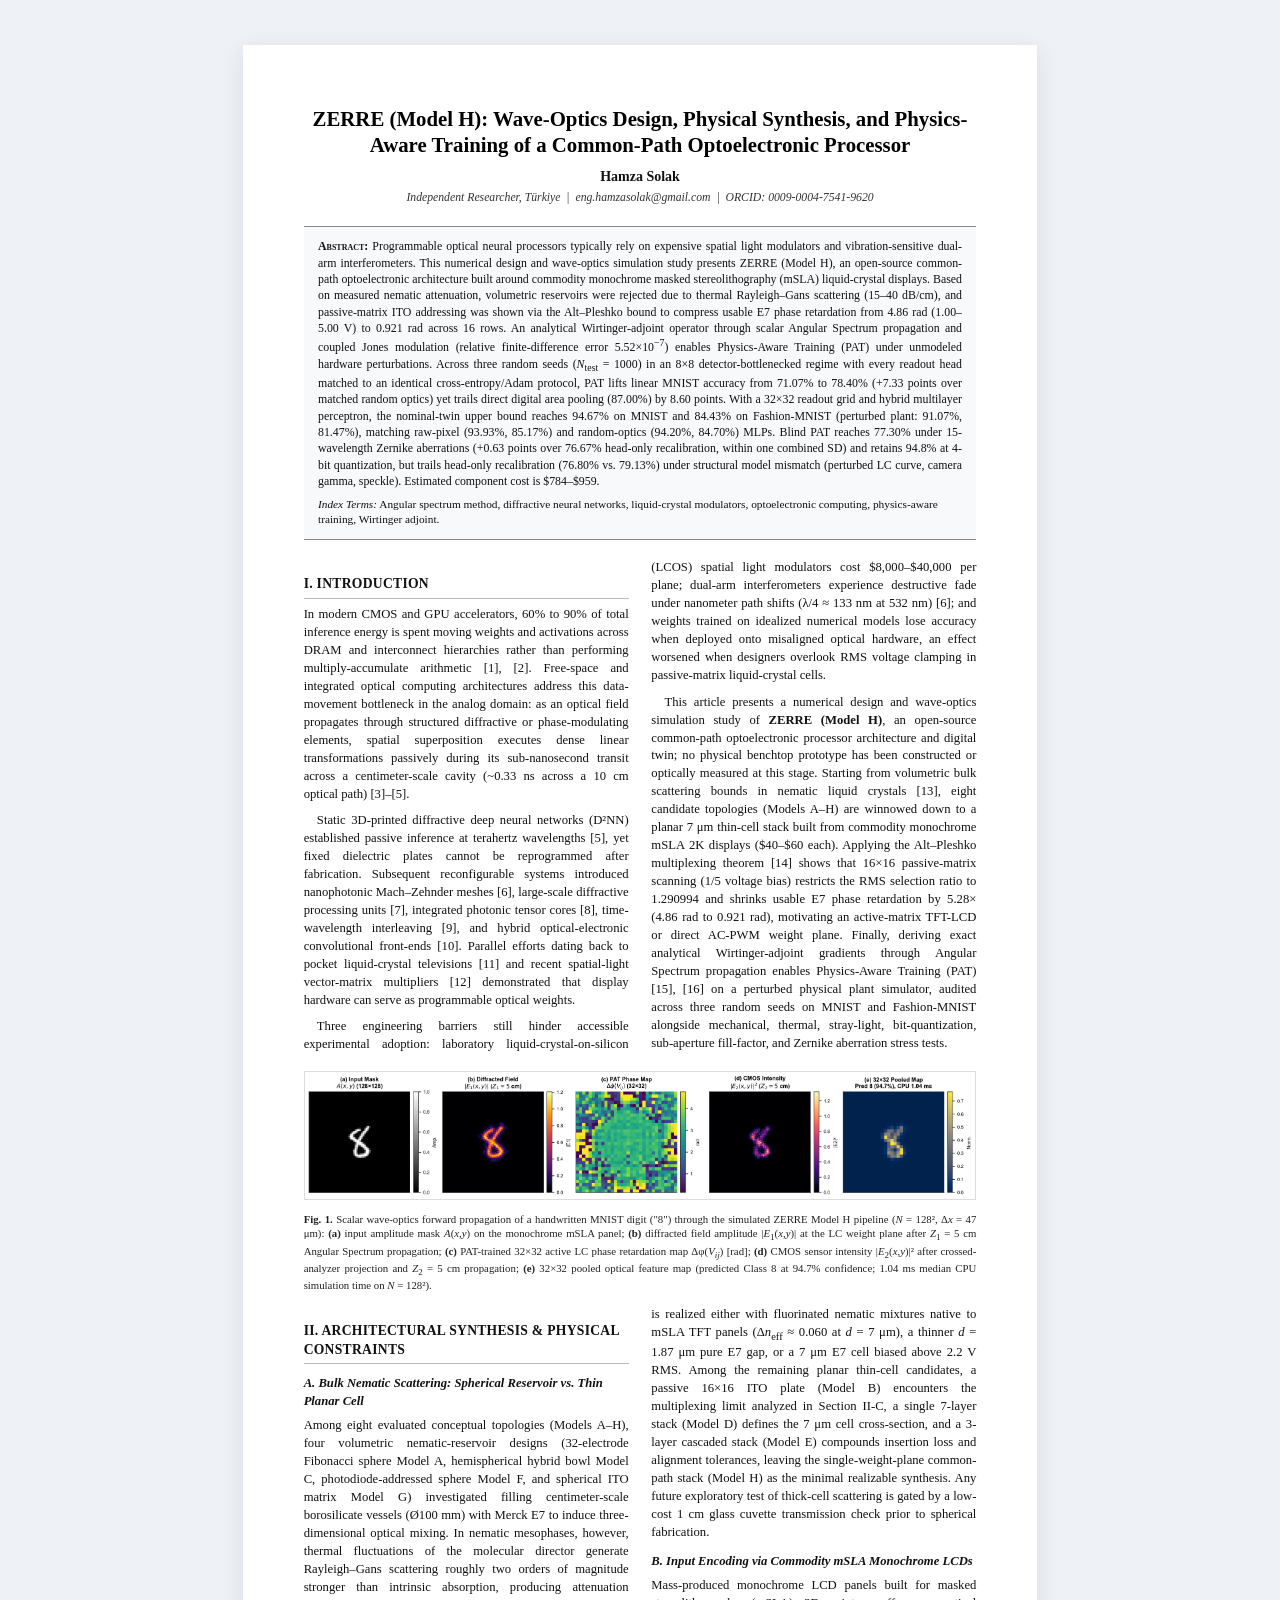
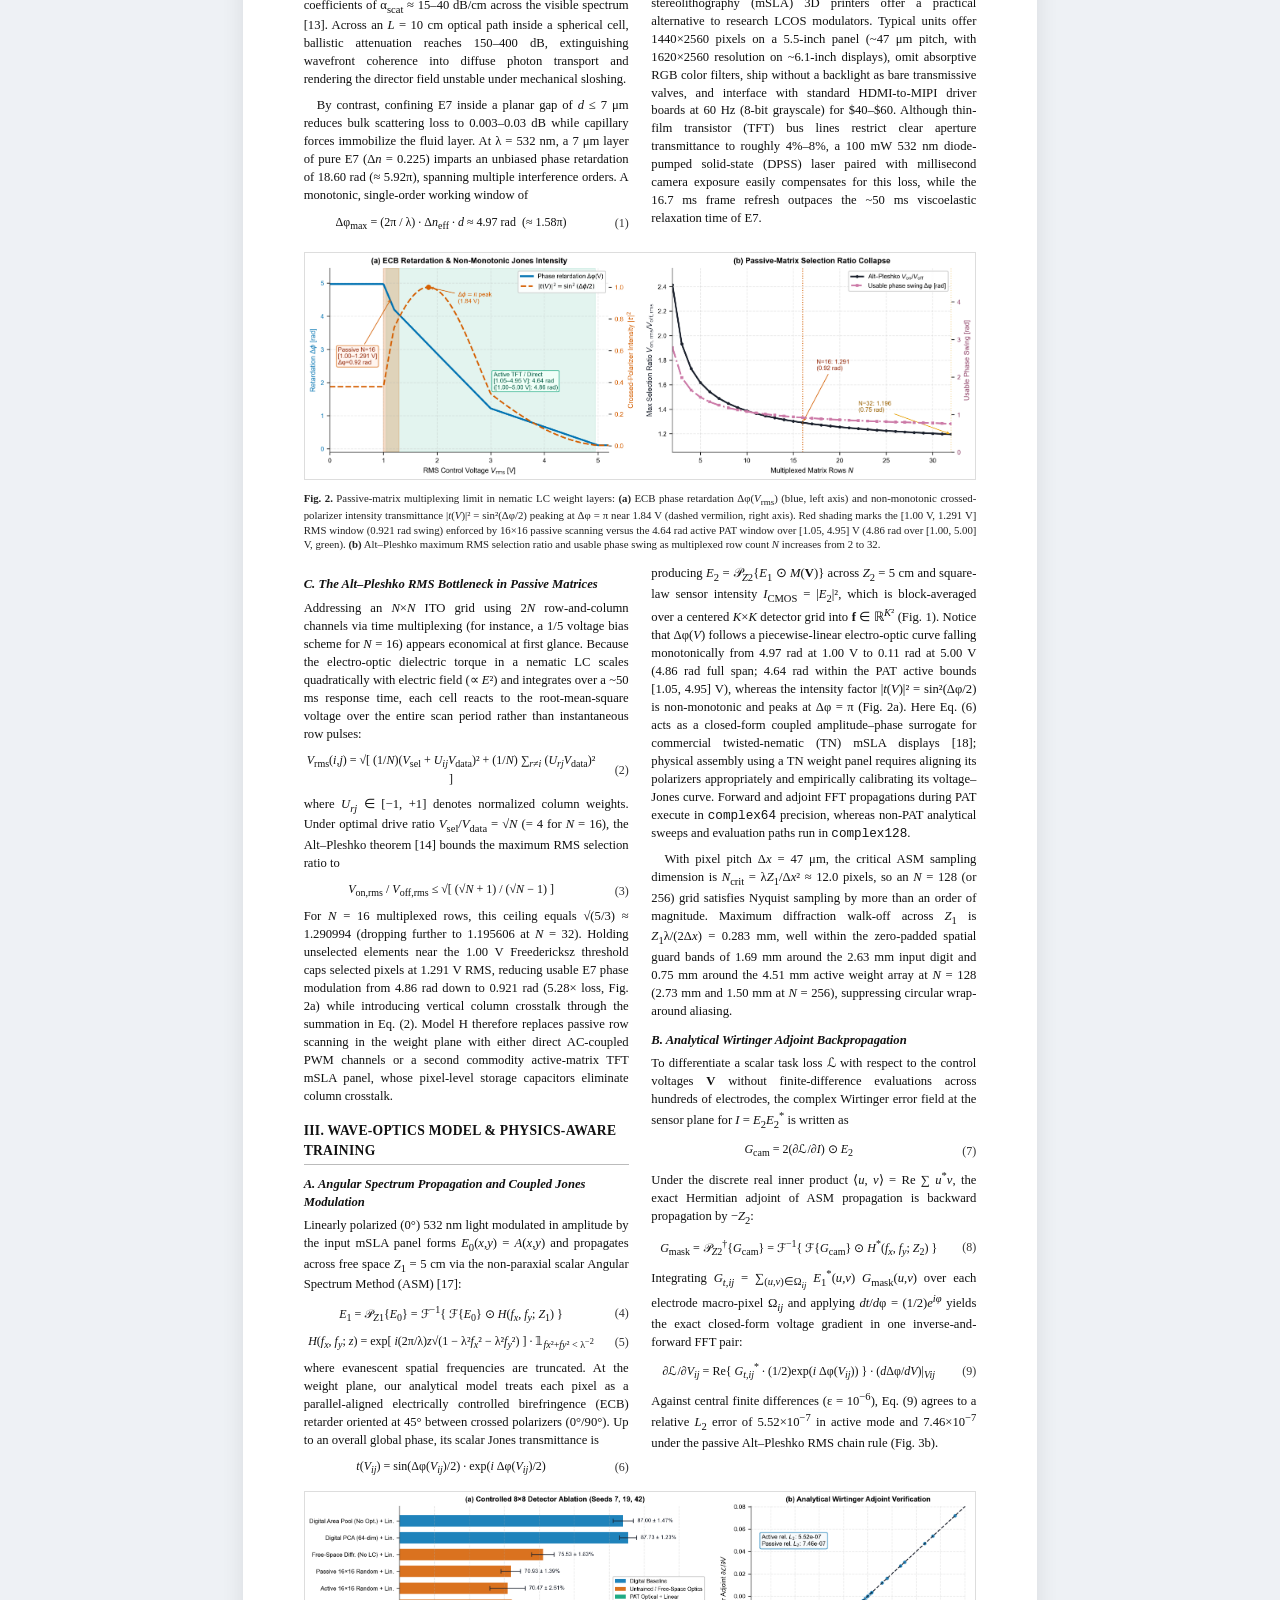
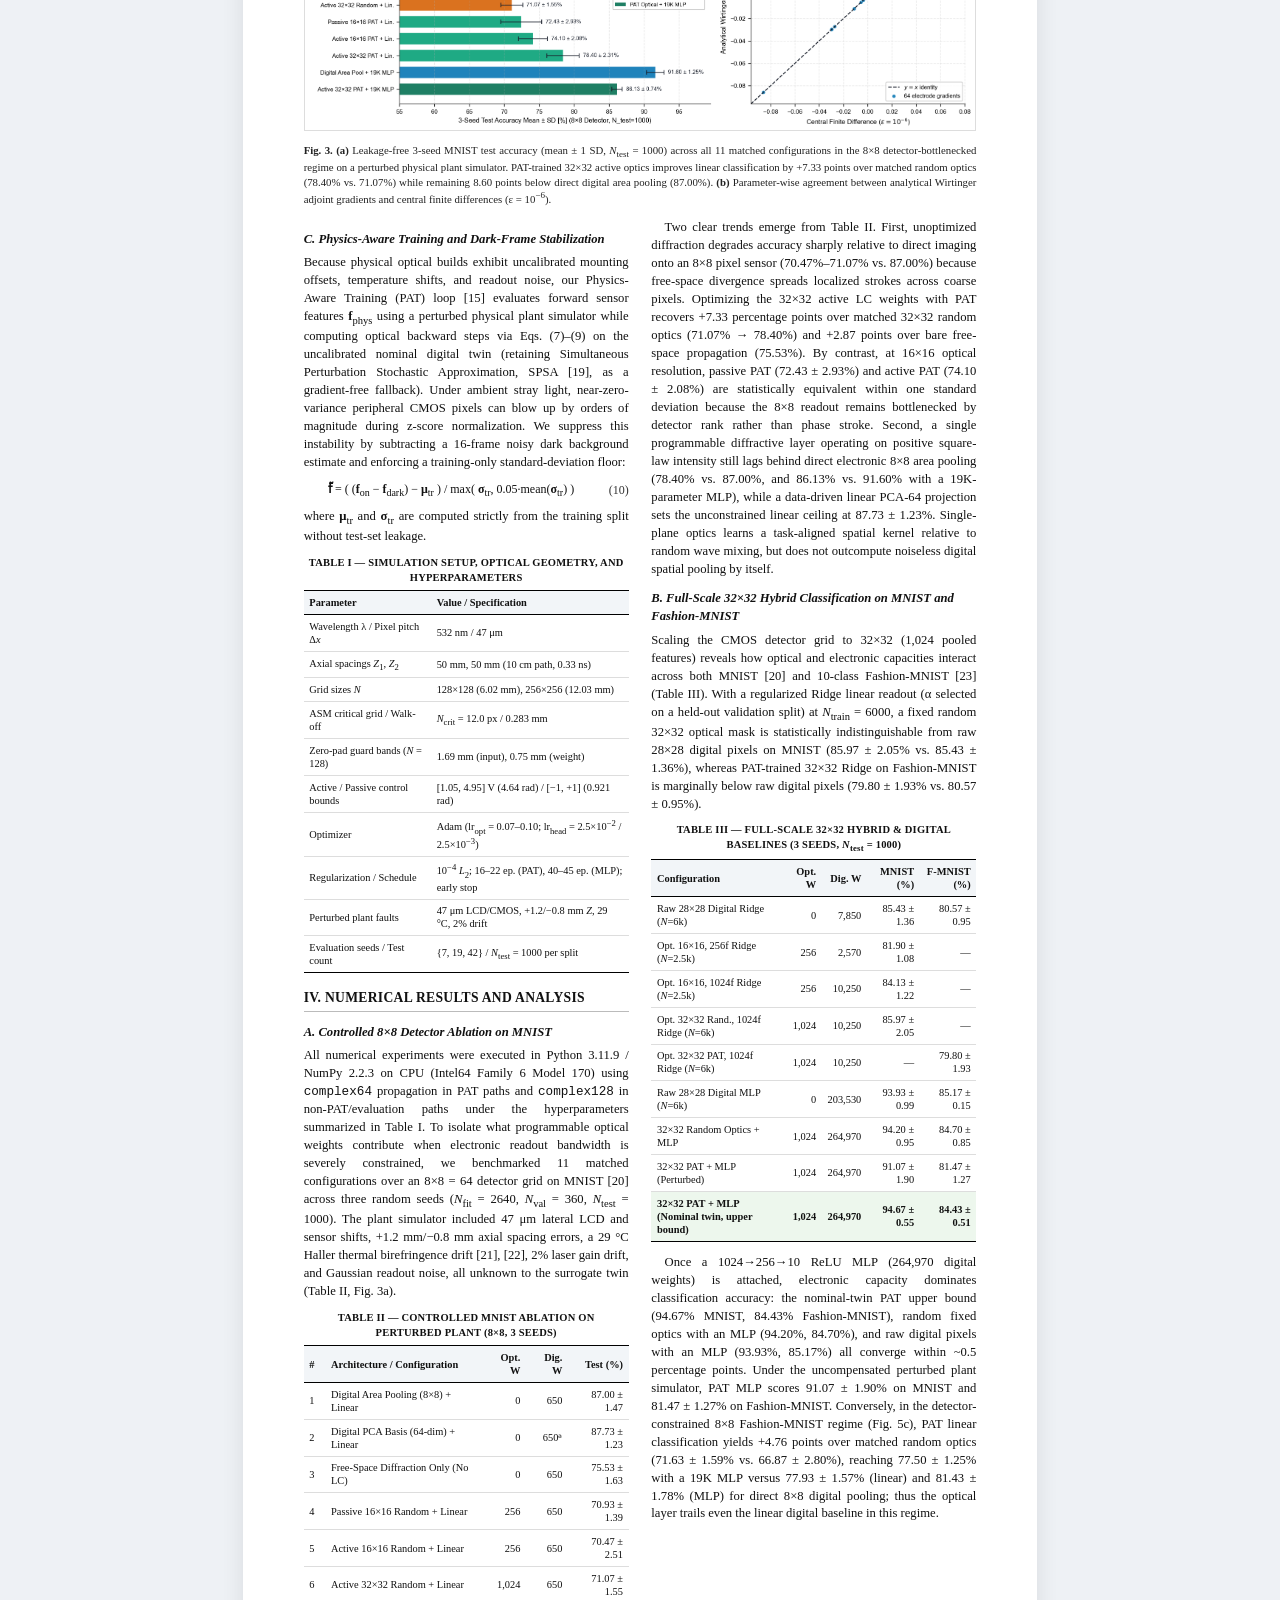
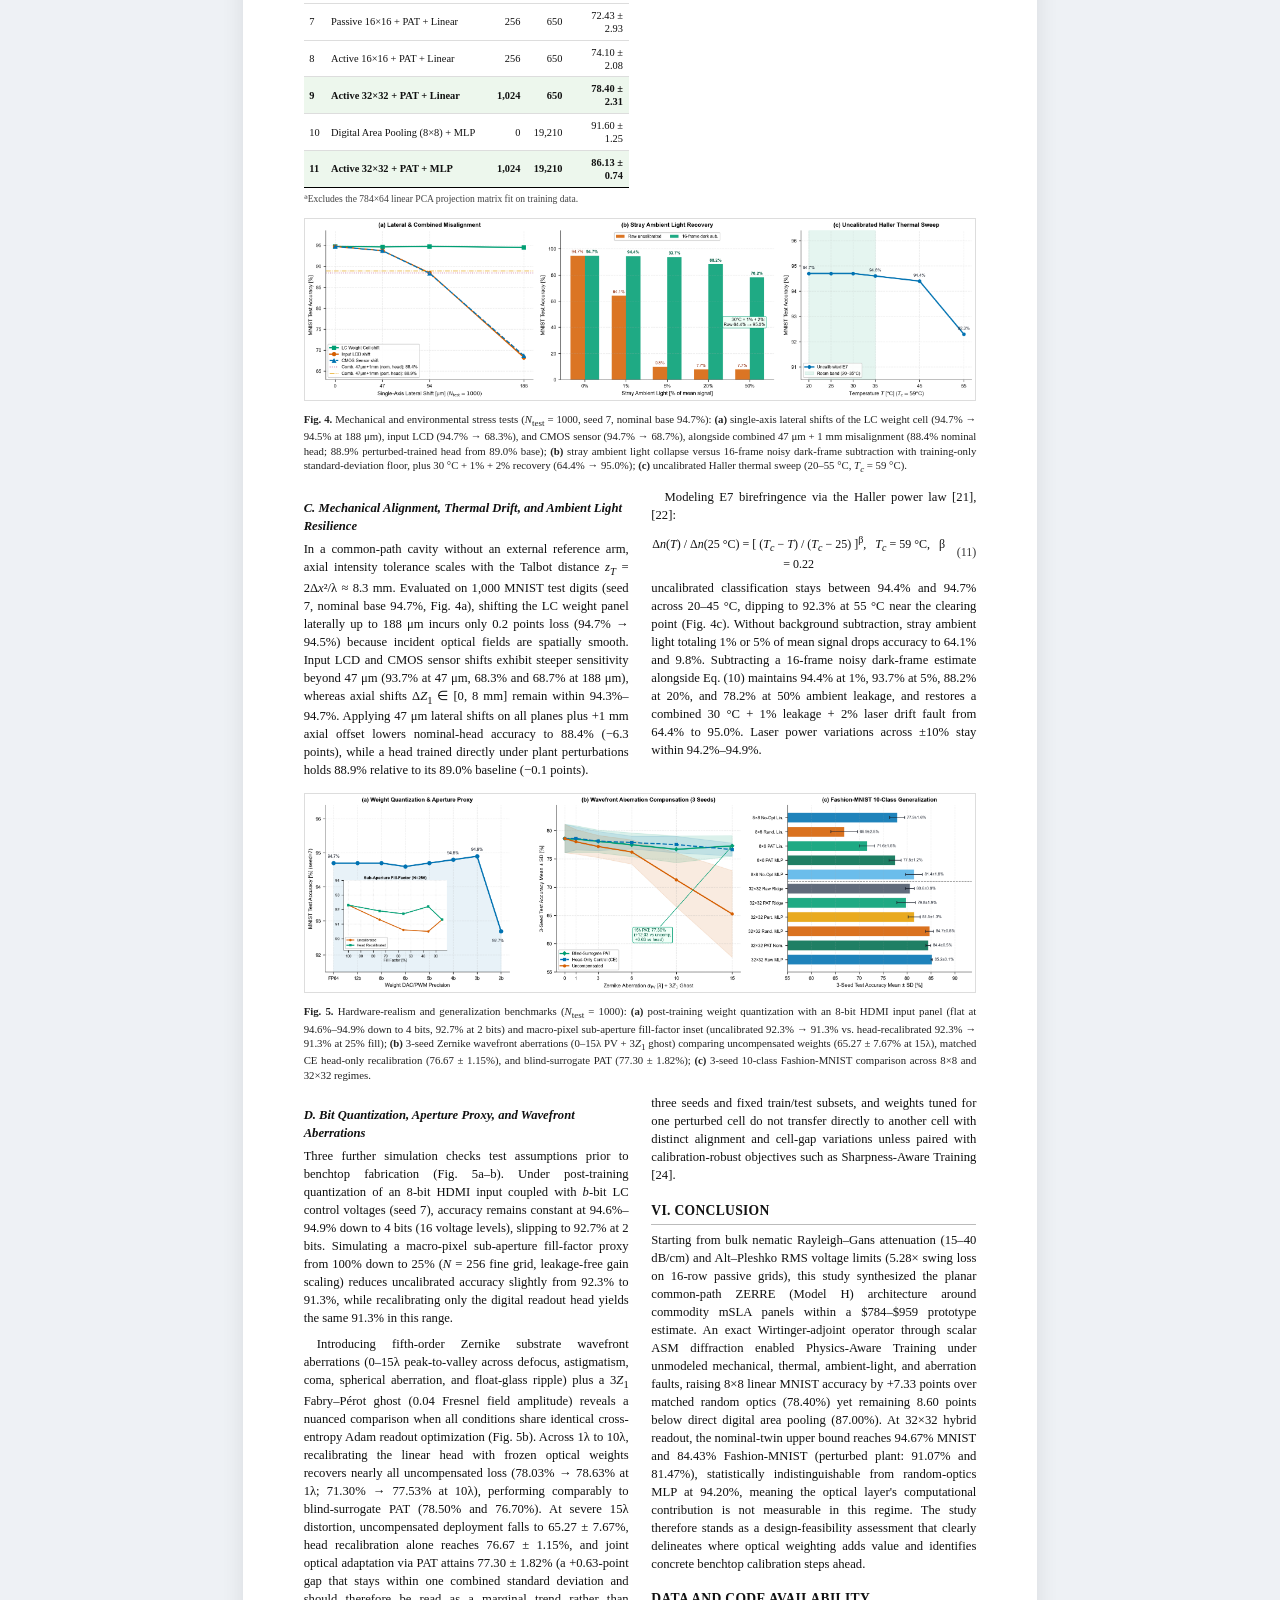
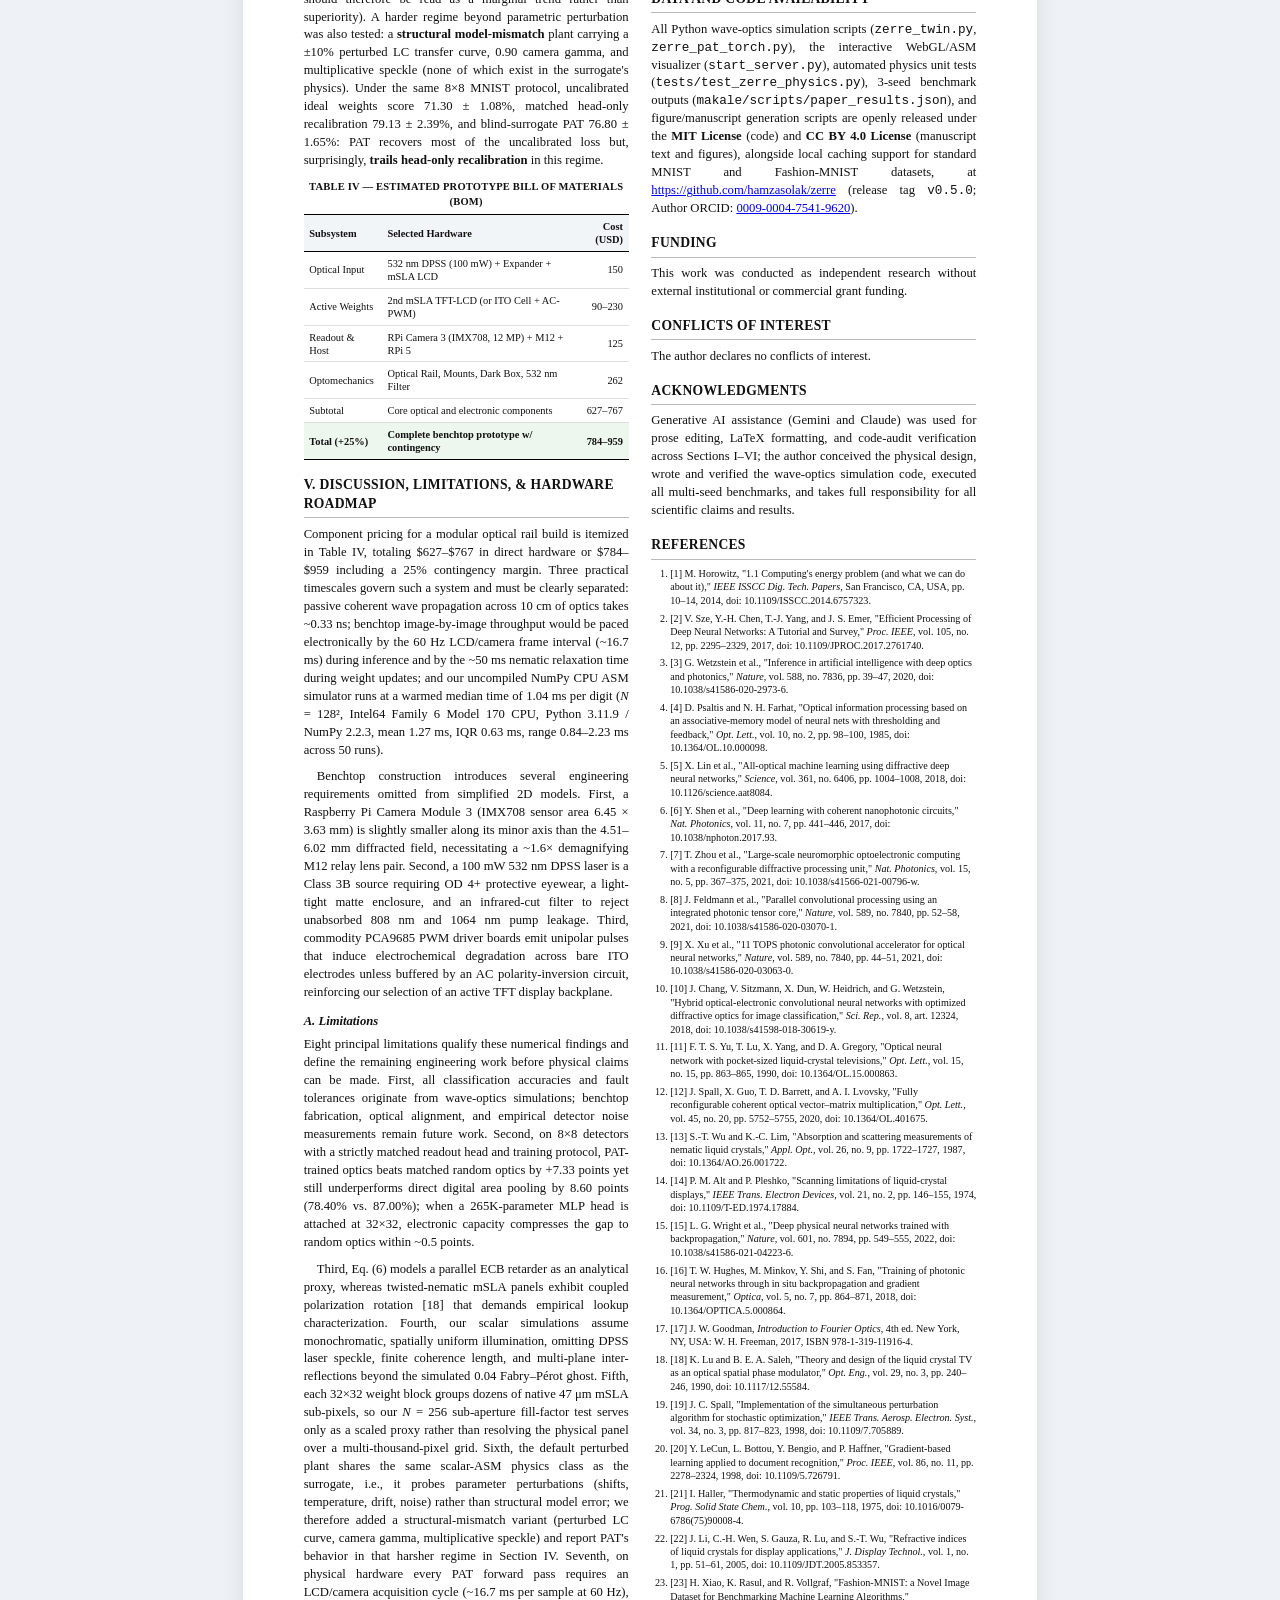
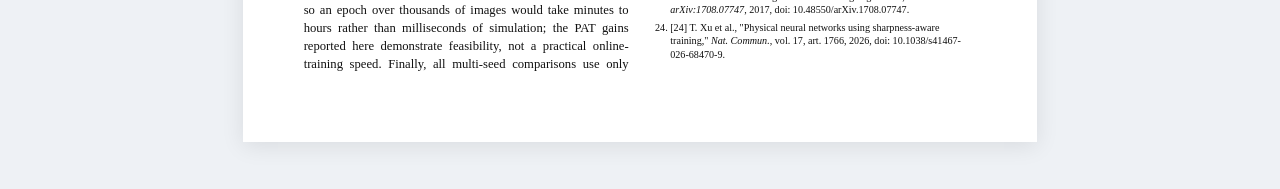
<file: makale/1_html_pdf/paper_en.html>
<!DOCTYPE html>
<html lang="en">
<head>
<meta charset="UTF-8"/>
<meta name="viewport" content="width=device-width, initial-scale=1.0"/>
<title>ZERRE (Model H): Wave-Optics Design, Physical Synthesis, and Physics-Aware Training of a Common-Path Optoelectronic Processor</title>
<style>
  @page { size: A4; margin: 16mm; }
  * { box-sizing: border-box; }
  body {
    margin: 0;
    background: #eef1f5;
    color: #111;
    font-family: "Times New Roman", Times, Georgia, serif;
    font-size: 9.5pt;
    line-height: 1.42;
  }
  .page-sheet {
    max-width: 210mm;
    margin: 12mm auto;
    background: #fff;
    padding: 16mm 16mm 18mm 16mm;
    box-shadow: 0 4px 22px rgba(0,0,0,0.09);
  }
  @media print {
    body { background: #fff; }
    .page-sheet { margin: 0; padding: 0; box-shadow: none; max-width: none; }
  }
  .header-block { text-align: center; margin-bottom: 5mm; }
  h1.paper-title { font-size: 15.6pt; line-height: 1.24; font-weight: 700; margin: 0 0 2.5mm 0; color: #000; }
  .authors { font-size: 10.5pt; font-weight: 600; margin-bottom: 1mm; }
  .affil { font-size: 8.8pt; font-style: italic; color: #333; margin-bottom: 2mm; }
  .abstract-box {
    background: #f7f9fa;
    border-top: 0.9px solid #888;
    border-bottom: 0.9px solid #888;
    padding: 3mm 3.8mm;
    margin-bottom: 5mm;
    text-align: justify;
    font-size: 8.9pt;
    line-height: 1.38;
  }
  .abstract-box .abs-lead { font-variant: small-caps; font-weight: 700; }
  .keywords { margin-top: 2mm; font-size: 8.5pt; text-align: left; }
  .two-col { column-count: 2; column-gap: 6mm; text-align: justify; }
  @media (max-width: 720px) { .two-col { column-count: 1; } .page-sheet { padding: 14px; } }
  h2 {
    font-size: 10.2pt;
    text-transform: uppercase;
    letter-spacing: 0.3px;
    border-bottom: 0.6px solid #bbb;
    padding-bottom: 1mm;
    margin: 4mm 0 2mm 0;
    column-span: none;
    text-align: left;
  }
  h3 { font-size: 9.5pt; font-style: italic; font-weight: 700; margin: 3mm 0 1.4mm 0; text-align: left; }
  p { margin: 0 0 2.2mm 0; text-indent: 3.5mm; }
  p.noindent { text-indent: 0; }
  .span-all { column-span: all; margin: 3.5mm 0; }
  figure { margin: 0; text-align: center; }
  figure img { max-width: 100%; height: auto; border: 0.5px solid #ddd; }
  figcaption { font-size: 8.1pt; line-height: 1.34; text-align: justify; margin-top: 1.5mm; color: #222; }
  .eq-row { display: flex; justify-content: space-between; align-items: center; margin: 2mm 0; font-size: 9pt; }
  .eq-math { flex: 1; text-align: center; font-family: "Cambria Math", "Times New Roman", serif; }
  .eq-num { width: 8mm; text-align: right; color: #333; }
  .table-wrap { break-inside: avoid; margin: 2.5mm 0 3.2mm 0; }
  .table-cap { font-size: 7.9pt; font-weight: 700; text-align: center; margin-bottom: 1.2mm; letter-spacing: 0.2px; }
  table.acad { width: 100%; border-collapse: collapse; font-size: 7.8pt; line-height: 1.25; }
  table.acad th, table.acad td { padding: 1.3mm 1.5mm; border-bottom: 0.4px solid #ddd; text-align: left; }
  table.acad thead th { border-top: 1px solid #000; border-bottom: 0.8px solid #000; background: #f2f5f8; font-weight: 700; }
  table.acad tbody tr:last-child td { border-bottom: 1px solid #000; }
  table.acad th.num, table.acad td.num { text-align: right; font-variant-numeric: tabular-nums; }
  table.acad tr.highlight td { background: #edf7ed; font-weight: 700; }
  .tab-note { font-size: 7.2pt; color: #444; margin-top: 1mm; text-align: left; }
  ol.refs { margin: 0; padding-left: 5mm; font-size: 7.6pt; line-height: 1.32; text-align: left; }
  ol.refs li { margin-bottom: 1.2mm; }
</style>
</head>
<body>
<div class="page-sheet">
  <div class="header-block">
    <h1 class="paper-title">ZERRE (Model H): Wave-Optics Design, Physical Synthesis, and Physics-Aware Training of a Common-Path Optoelectronic Processor</h1>
    <div class="authors">Hamza Solak</div>
    <div class="affil">Independent Researcher, Türkiye &nbsp;|&nbsp; eng.hamzasolak@gmail.com &nbsp;|&nbsp; ORCID: 0009-0004-7541-9620</div>
  </div>

  <div class="abstract-box">
    <span class="abs-lead">Abstract:</span> Programmable optical neural processors typically rely on expensive spatial light modulators and vibration-sensitive dual-arm interferometers. This numerical design and wave-optics simulation study presents ZERRE (Model H), an open-source common-path optoelectronic architecture built around commodity monochrome masked stereolithography (mSLA) liquid-crystal displays. Based on measured nematic attenuation, volumetric reservoirs were rejected due to thermal Rayleigh–Gans scattering (15–40 dB/cm), and passive-matrix ITO addressing was shown via the Alt–Pleshko bound to compress usable E7 phase retardation from 4.86 rad (1.00–5.00 V) to 0.921 rad across 16 rows. An analytical Wirtinger-adjoint operator through scalar Angular Spectrum propagation and coupled Jones modulation (relative finite-difference error 5.52×10<sup>−7</sup>) enables Physics-Aware Training (PAT) under unmodeled hardware perturbations. Across three random seeds (<i>N</i><sub>test</sub> = 1000) in an 8×8 detector-bottlenecked regime with every readout head matched to an identical cross-entropy/Adam protocol, PAT lifts linear MNIST accuracy from 71.07% to 78.40% (+7.33 points over matched random optics) yet trails direct digital area pooling (87.00%) by 8.60 points. With a 32×32 readout grid and hybrid multilayer perceptron, the nominal-twin upper bound reaches 94.67% on MNIST and 84.43% on Fashion-MNIST (perturbed plant: 91.07%, 81.47%), matching raw-pixel (93.93%, 85.17%) and random-optics (94.20%, 84.70%) MLPs. Blind PAT reaches 77.30% under 15-wavelength Zernike aberrations (+0.63 points over 76.67% head-only recalibration, within one combined SD) and retains 94.8% at 4-bit quantization, but trails head-only recalibration (76.80% vs. 79.13%) under structural model mismatch (perturbed LC curve, camera gamma, speckle). Estimated component cost is $784–$959.
    <div class="keywords"><i>Index Terms:</i> Angular spectrum method, diffractive neural networks, liquid-crystal modulators, optoelectronic computing, physics-aware training, Wirtinger adjoint.</div>
  </div>

  <div class="two-col">
    <h2>I. Introduction</h2>
    <p class="noindent">
      In modern CMOS and GPU accelerators, 60% to 90% of total inference energy is spent moving weights and activations across DRAM and interconnect hierarchies rather than performing multiply-accumulate arithmetic [1], [2]. Free-space and integrated optical computing architectures address this data-movement bottleneck in the analog domain: as an optical field propagates through structured diffractive or phase-modulating elements, spatial superposition executes dense linear transformations passively during its sub-nanosecond transit across a centimeter-scale cavity (~0.33 ns across a 10 cm optical path) [3]–[5].
    </p>
    <p>
      Static 3D-printed diffractive deep neural networks (D²NN) established passive inference at terahertz wavelengths [5], yet fixed dielectric plates cannot be reprogrammed after fabrication. Subsequent reconfigurable systems introduced nanophotonic Mach–Zehnder meshes [6], large-scale diffractive processing units [7], integrated photonic tensor cores [8], time-wavelength interleaving [9], and hybrid optical-electronic convolutional front-ends [10]. Parallel efforts dating back to pocket liquid-crystal televisions [11] and recent spatial-light vector-matrix multipliers [12] demonstrated that display hardware can serve as programmable optical weights.
    </p>
    <p>
      Three engineering barriers still hinder accessible experimental adoption: laboratory liquid-crystal-on-silicon (LCOS) spatial light modulators cost $8,000–$40,000 per plane; dual-arm interferometers experience destructive fade under nanometer path shifts (λ/4 ≈ 133 nm at 532 nm) [6]; and weights trained on idealized numerical models lose accuracy when deployed onto misaligned optical hardware, an effect worsened when designers overlook RMS voltage clamping in passive-matrix liquid-crystal cells.
    </p>
    <p>
      This article presents a numerical design and wave-optics simulation study of <b>ZERRE (Model H)</b>, an open-source common-path optoelectronic processor architecture and digital twin; no physical benchtop prototype has been constructed or optically measured at this stage. Starting from volumetric bulk scattering bounds in nematic liquid crystals [13], eight candidate topologies (Models A–H) are winnowed down to a planar 7 μm thin-cell stack built from commodity monochrome mSLA 2K displays ($40–$60 each). Applying the Alt–Pleshko multiplexing theorem [14] shows that 16×16 passive-matrix scanning (1/5 voltage bias) restricts the RMS selection ratio to 1.290994 and shrinks usable E7 phase retardation by 5.28× (4.86 rad to 0.921 rad), motivating an active-matrix TFT-LCD or direct AC-PWM weight plane. Finally, deriving exact analytical Wirtinger-adjoint gradients through Angular Spectrum propagation enables Physics-Aware Training (PAT) [15], [16] on a perturbed physical plant simulator, audited across three random seeds on MNIST and Fashion-MNIST alongside mechanical, thermal, stray-light, bit-quantization, sub-aperture fill-factor, and Zernike aberration stress tests.
    </p>

    <div class="span-all">
      <figure>
        <img src="../figures/makale_fig1_dalga_en.png" alt="ZERRE Model H Scalar-Wave Pipeline"/>
        <figcaption>
          <b>Fig. 1.</b> Scalar wave-optics forward propagation of a handwritten MNIST digit ("8") through the simulated ZERRE Model H pipeline (<i>N</i> = 128², Δ<i>x</i> = 47 μm): <b>(a)</b> input amplitude mask <i>A</i>(<i>x</i>,<i>y</i>) on the monochrome mSLA panel; <b>(b)</b> diffracted field amplitude |<i>E</i><sub>1</sub>(<i>x</i>,<i>y</i>)| at the LC weight plane after <i>Z</i><sub>1</sub> = 5 cm Angular Spectrum propagation; <b>(c)</b> PAT-trained 32×32 active LC phase retardation map Δφ(<i>V<sub>ij</sub></i>) [rad]; <b>(d)</b> CMOS sensor intensity |<i>E</i><sub>2</sub>(<i>x</i>,<i>y</i>)|² after crossed-analyzer projection and <i>Z</i><sub>2</sub> = 5 cm propagation; <b>(e)</b> 32×32 pooled optical feature map (predicted Class 8 at 94.7% confidence; 1.04 ms median CPU simulation time on <i>N</i> = 128²).
        </figcaption>
      </figure>
    </div>

    <h2>II. Architectural Synthesis &amp; Physical Constraints</h2>
    <h3>A. Bulk Nematic Scattering: Spherical Reservoir vs. Thin Planar Cell</h3>
    <p class="noindent">
      Among eight evaluated conceptual topologies (Models A–H), four volumetric nematic-reservoir designs (32-electrode Fibonacci sphere Model A, hemispherical hybrid bowl Model C, photodiode-addressed sphere Model F, and spherical ITO matrix Model G) investigated filling centimeter-scale borosilicate vessels (Ø100 mm) with Merck E7 to induce three-dimensional optical mixing. In nematic mesophases, however, thermal fluctuations of the molecular director generate Rayleigh–Gans scattering roughly two orders of magnitude stronger than intrinsic absorption, producing attenuation coefficients of α<sub>scat</sub> ≈ 15–40 dB/cm across the visible spectrum [13]. Across an <i>L</i> = 10 cm optical path inside a spherical cell, ballistic attenuation reaches 150–400 dB, extinguishing wavefront coherence into diffuse photon transport and rendering the director field unstable under mechanical sloshing.
    </p>
    <p>
      By contrast, confining E7 inside a planar gap of <i>d</i> ≤ 7 μm reduces bulk scattering loss to 0.003–0.03 dB while capillary forces immobilize the fluid layer. At λ = 532 nm, a 7 μm layer of pure E7 (Δ<i>n</i> = 0.225) imparts an unbiased phase retardation of 18.60 rad (≈ 5.92π), spanning multiple interference orders. A monotonic, single-order working window of
    </p>
    <div class="eq-row">
      <div class="eq-math">Δφ<sub>max</sub> = (2π / λ) · Δ<i>n</i><sub>eff</sub> · <i>d</i> ≈ 4.97 rad &nbsp;(≈ 1.58π)</div>
      <div class="eq-num">(1)</div>
    </div>
    <p class="noindent">
      is realized either with fluorinated nematic mixtures native to mSLA TFT panels (Δ<i>n</i><sub>eff</sub> ≈ 0.060 at <i>d</i> = 7 μm), a thinner <i>d</i> = 1.87 μm pure E7 gap, or a 7 μm E7 cell biased above 2.2 V RMS. Among the remaining planar thin-cell candidates, a passive 16×16 ITO plate (Model B) encounters the multiplexing limit analyzed in Section II-C, a single 7-layer stack (Model D) defines the 7 μm cell cross-section, and a 3-layer cascaded stack (Model E) compounds insertion loss and alignment tolerances, leaving the single-weight-plane common-path stack (Model H) as the minimal realizable synthesis. Any future exploratory test of thick-cell scattering is gated by a low-cost 1 cm glass cuvette transmission check prior to spherical fabrication.
    </p>

    <h3>B. Input Encoding via Commodity mSLA Monochrome LCDs</h3>
    <p class="noindent">
      Mass-produced monochrome LCD panels built for masked stereolithography (mSLA) 3D printers offer a practical alternative to research LCOS modulators. Typical units offer 1440×2560 pixels on a 5.5-inch panel (~47 μm pitch, with 1620×2560 resolution on ~6.1-inch displays), omit absorptive RGB color filters, ship without a backlight as bare transmissive valves, and interface with standard HDMI-to-MIPI driver boards at 60 Hz (8-bit grayscale) for $40–$60. Although thin-film transistor (TFT) bus lines restrict clear aperture transmittance to roughly 4%–8%, a 100 mW 532 nm diode-pumped solid-state (DPSS) laser paired with millisecond camera exposure easily compensates for this loss, while the 16.7 ms frame refresh outpaces the ~50 ms viscoelastic relaxation time of E7.
    </p>

    <div class="span-all">
      <figure>
        <img src="../figures/makale_fig2_alt_pleshko_en.png" alt="Alt-Pleshko Passive-Matrix RMS Limit"/>
        <figcaption>
          <b>Fig. 2.</b> Passive-matrix multiplexing limit in nematic LC weight layers: <b>(a)</b> ECB phase retardation Δφ(<i>V</i><sub>rms</sub>) (blue, left axis) and non-monotonic crossed-polarizer intensity transmittance |<i>t</i>(<i>V</i>)|² = sin²(Δφ/2) peaking at Δφ = π near 1.84 V (dashed vermilion, right axis). Red shading marks the [1.00 V, 1.291 V] RMS window (0.921 rad swing) enforced by 16×16 passive scanning versus the 4.64 rad active PAT window over [1.05, 4.95] V (4.86 rad over [1.00, 5.00] V, green). <b>(b)</b> Alt–Pleshko maximum RMS selection ratio and usable phase swing as multiplexed row count <i>N</i> increases from 2 to 32.
        </figcaption>
      </figure>
    </div>

    <h3>C. The Alt–Pleshko RMS Bottleneck in Passive Matrices</h3>
    <p class="noindent">
      Addressing an <i>N</i>×<i>N</i> ITO grid using 2<i>N</i> row-and-column channels via time multiplexing (for instance, a 1/5 voltage bias scheme for <i>N</i> = 16) appears economical at first glance. Because the electro-optic dielectric torque in a nematic LC scales quadratically with electric field (∝ <i>E</i>²) and integrates over a ~50 ms response time, each cell reacts to the root-mean-square voltage over the entire scan period rather than instantaneous row pulses:
    </p>
    <div class="eq-row">
      <div class="eq-math"><i>V</i><sub>rms</sub>(<i>i</i>,<i>j</i>) = √[ (1/<i>N</i>)(<i>V</i><sub>sel</sub> + <i>U<sub>ij</sub>V</i><sub>data</sub>)² + (1/<i>N</i>) ∑<sub><i>r</i>≠<i>i</i></sub> (<i>U<sub>rj</sub>V</i><sub>data</sub>)² ]</div>
      <div class="eq-num">(2)</div>
    </div>
    <p class="noindent">
      where <i>U<sub>rj</sub></i> ∈ [−1, +1] denotes normalized column weights. Under optimal drive ratio <i>V</i><sub>sel</sub>/<i>V</i><sub>data</sub> = √<i>N</i> (= 4 for <i>N</i> = 16), the Alt–Pleshko theorem [14] bounds the maximum RMS selection ratio to
    </p>
    <div class="eq-row">
      <div class="eq-math"><i>V</i><sub>on,rms</sub> / <i>V</i><sub>off,rms</sub> ≤ √[ (√<i>N</i> + 1) / (√<i>N</i> − 1) ]</div>
      <div class="eq-num">(3)</div>
    </div>
    <p class="noindent">
      For <i>N</i> = 16 multiplexed rows, this ceiling equals √(5/3) ≈ 1.290994 (dropping further to 1.195606 at <i>N</i> = 32). Holding unselected elements near the 1.00 V Freedericksz threshold caps selected pixels at 1.291 V RMS, reducing usable E7 phase modulation from 4.86 rad down to 0.921 rad (5.28× loss, Fig. 2a) while introducing vertical column crosstalk through the summation in Eq. (2). Model H therefore replaces passive row scanning in the weight plane with either direct AC-coupled PWM channels or a second commodity active-matrix TFT mSLA panel, whose pixel-level storage capacitors eliminate column crosstalk.
    </p>

    <h2>III. Wave-Optics Model &amp; Physics-Aware Training</h2>
    <h3>A. Angular Spectrum Propagation and Coupled Jones Modulation</h3>
    <p class="noindent">
      Linearly polarized (0°) 532 nm light modulated in amplitude by the input mSLA panel forms <i>E</i><sub>0</sub>(<i>x</i>,<i>y</i>) = <i>A</i>(<i>x</i>,<i>y</i>) and propagates across free space <i>Z</i><sub>1</sub> = 5 cm via the non-paraxial scalar Angular Spectrum Method (ASM) [17]:
    </p>
    <div class="eq-row">
      <div class="eq-math"><i>E</i><sub>1</sub> = 𝒫<sub><i>Z</i>1</sub>{<i>E</i><sub>0</sub>} = ℱ<sup>−1</sup>{ ℱ{<i>E</i><sub>0</sub>} ⊙ <i>H</i>(<i>f<sub>x</sub></i>, <i>f<sub>y</sub></i>; <i>Z</i><sub>1</sub>) }</div>
      <div class="eq-num">(4)</div>
    </div>
    <div class="eq-row">
      <div class="eq-math"><i>H</i>(<i>f<sub>x</sub></i>, <i>f<sub>y</sub></i>; <i>z</i>) = exp[ <i>i</i>(2π/λ)<i>z</i>√(1 − λ²<i>f<sub>x</sub></i>² − λ²<i>f<sub>y</sub></i>²) ] · 𝟙<sub><i>fx</i>²+<i>fy</i>² &lt; λ<sup>−2</sup></sub></div>
      <div class="eq-num">(5)</div>
    </div>
    <p class="noindent">
      where evanescent spatial frequencies are truncated. At the weight plane, our analytical model treats each pixel as a parallel-aligned electrically controlled birefringence (ECB) retarder oriented at 45° between crossed polarizers (0°/90°). Up to an overall global phase, its scalar Jones transmittance is
    </p>
    <div class="eq-row">
      <div class="eq-math"><i>t</i>(<i>V<sub>ij</sub></i>) = sin(Δφ(<i>V<sub>ij</sub></i>)/2) · exp(<i>i</i> Δφ(<i>V<sub>ij</sub></i>)/2)</div>
      <div class="eq-num">(6)</div>
    </div>
    <p class="noindent">
      producing <i>E</i><sub>2</sub> = 𝒫<sub><i>Z</i>2</sub>{<i>E</i><sub>1</sub> ⊙ <i>M</i>(<b>V</b>)} across <i>Z</i><sub>2</sub> = 5 cm and square-law sensor intensity <i>I</i><sub>CMOS</sub> = |<i>E</i><sub>2</sub>|², which is block-averaged over a centered <i>K</i>×<i>K</i> detector grid into <b>f</b> ∈ ℝ<sup><i>K</i>²</sup> (Fig. 1). Notice that Δφ(<i>V</i>) follows a piecewise-linear electro-optic curve falling monotonically from 4.97 rad at 1.00 V to 0.11 rad at 5.00 V (4.86 rad full span; 4.64 rad within the PAT active bounds [1.05, 4.95] V), whereas the intensity factor |<i>t</i>(<i>V</i>)|² = sin²(Δφ/2) is non-monotonic and peaks at Δφ = π (Fig. 2a). Here Eq. (6) acts as a closed-form coupled amplitude–phase surrogate for commercial twisted-nematic (TN) mSLA displays [18]; physical assembly using a TN weight panel requires aligning its polarizers appropriately and empirically calibrating its voltage–Jones curve. Forward and adjoint FFT propagations during PAT execute in <code>complex64</code> precision, whereas non-PAT analytical sweeps and evaluation paths run in <code>complex128</code>.
    </p>
    <p>
      With pixel pitch Δ<i>x</i> = 47 μm, the critical ASM sampling dimension is <i>N</i><sub>crit</sub> = λ<i>Z</i><sub>1</sub>/Δ<i>x</i>² ≈ 12.0 pixels, so an <i>N</i> = 128 (or 256) grid satisfies Nyquist sampling by more than an order of magnitude. Maximum diffraction walk-off across <i>Z</i><sub>1</sub> is <i>Z</i><sub>1</sub>λ/(2Δ<i>x</i>) = 0.283 mm, well within the zero-padded spatial guard bands of 1.69 mm around the 2.63 mm input digit and 0.75 mm around the 4.51 mm active weight array at <i>N</i> = 128 (2.73 mm and 1.50 mm at <i>N</i> = 256), suppressing circular wrap-around aliasing.
    </p>

    <h3>B. Analytical Wirtinger Adjoint Backpropagation</h3>
    <p class="noindent">
      To differentiate a scalar task loss ℒ with respect to the control voltages <b>V</b> without finite-difference evaluations across hundreds of electrodes, the complex Wirtinger error field at the sensor plane for <i>I</i> = <i>E</i><sub>2</sub><i>E</i><sub>2</sub><sup>*</sup> is written as
    </p>
    <div class="eq-row">
      <div class="eq-math"><i>G</i><sub>cam</sub> = 2(∂ℒ/∂<i>I</i>) ⊙ <i>E</i><sub>2</sub></div>
      <div class="eq-num">(7)</div>
    </div>
    <p class="noindent">
      Under the discrete real inner product ⟨<i>u</i>, <i>v</i>⟩ = Re ∑ <i>u</i><sup>*</sup><i>v</i>, the exact Hermitian adjoint of ASM propagation is backward propagation by −<i>Z</i><sub>2</sub>:
    </p>
    <div class="eq-row">
      <div class="eq-math"><i>G</i><sub>mask</sub> = 𝒫<sub><i>Z</i>2</sub><sup>†</sup>{<i>G</i><sub>cam</sub>} = ℱ<sup>−1</sup>{ ℱ{<i>G</i><sub>cam</sub>} ⊙ <i>H</i><sup>*</sup>(<i>f<sub>x</sub></i>, <i>f<sub>y</sub></i>; <i>Z</i><sub>2</sub>) }</div>
      <div class="eq-num">(8)</div>
    </div>
    <p class="noindent">
      Integrating <i>G<sub>t,ij</sub></i> = ∑<sub>(<i>u</i>,<i>v</i>)∈Ω<sub><i>ij</i></sub></sub> <i>E</i><sub>1</sub><sup>*</sup>(<i>u</i>,<i>v</i>) <i>G</i><sub>mask</sub>(<i>u</i>,<i>v</i>) over each electrode macro-pixel Ω<sub><i>ij</i></sub> and applying <i>dt</i>/<i>d</i>φ = (1/2)<i>e<sup>iφ</sup></i> yields the exact closed-form voltage gradient in one inverse-and-forward FFT pair:
    </p>
    <div class="eq-row">
      <div class="eq-math">∂ℒ/∂<i>V<sub>ij</sub></i> = Re{ <i>G<sub>t,ij</sub></i><sup>*</sup> · (1/2)exp(<i>i</i> Δφ(<i>V<sub>ij</sub></i>)) } · (<i>d</i>Δφ/<i>dV</i>)|<sub><i>Vij</i></sub></div>
      <div class="eq-num">(9)</div>
    </div>
    <p class="noindent">
      Against central finite differences (ε = 10<sup>−6</sup>), Eq. (9) agrees to a relative <i>L</i><sub>2</sub> error of 5.52×10<sup>−7</sup> in active mode and 7.46×10<sup>−7</sup> under the passive Alt–Pleshko RMS chain rule (Fig. 3b).
    </p>

    <div class="span-all">
      <figure>
        <img src="../figures/makale_fig3_ablasyon_pat_en.png" alt="Controlled Ablation and Adjoint Gradient Check"/>
        <figcaption>
          <b>Fig. 3.</b> <b>(a)</b> Leakage-free 3-seed MNIST test accuracy (mean ± 1 SD, <i>N</i><sub>test</sub> = 1000) across all 11 matched configurations in the 8×8 detector-bottlenecked regime on a perturbed physical plant simulator. PAT-trained 32×32 active optics improves linear classification by +7.33 points over matched random optics (78.40% vs. 71.07%) while remaining 8.60 points below direct digital area pooling (87.00%). <b>(b)</b> Parameter-wise agreement between analytical Wirtinger adjoint gradients and central finite differences (ε = 10<sup>−6</sup>).
        </figcaption>
      </figure>
    </div>

    <h3>C. Physics-Aware Training and Dark-Frame Stabilization</h3>
    <p class="noindent">
      Because physical optical builds exhibit uncalibrated mounting offsets, temperature shifts, and readout noise, our Physics-Aware Training (PAT) loop [15] evaluates forward sensor features <b>f</b><sub>phys</sub> using a perturbed physical plant simulator while computing optical backward steps via Eqs. (7)–(9) on the uncalibrated nominal digital twin (retaining Simultaneous Perturbation Stochastic Approximation, SPSA [19], as a gradient-free fallback). Under ambient stray light, near-zero-variance peripheral CMOS pixels can blow up by orders of magnitude during z-score normalization. We suppress this instability by subtracting a 16-frame noisy dark background estimate and enforcing a training-only standard-deviation floor:
    </p>
    <div class="eq-row">
      <div class="eq-math"><b>f̃</b> = ( (<b>f</b><sub>on</sub> − <b>f</b><sub>dark</sub>) − <b>μ</b><sub>tr</sub> ) / max( <b>σ</b><sub>tr</sub>, 0.05·mean(<b>σ</b><sub>tr</sub>) )</div>
      <div class="eq-num">(10)</div>
    </div>
    <p class="noindent">where <b>μ</b><sub>tr</sub> and <b>σ</b><sub>tr</sub> are computed strictly from the training split without test-set leakage.</p>

    <div class="table-wrap">
      <div class="table-cap">TABLE I — SIMULATION SETUP, OPTICAL GEOMETRY, AND HYPERPARAMETERS</div>
      <table class="acad">
        <thead>
          <tr><th>Parameter</th><th>Value / Specification</th></tr>
        </thead>
        <tbody>
          <tr><td>Wavelength λ / Pixel pitch Δ<i>x</i></td><td>532 nm / 47 μm</td></tr>
          <tr><td>Axial spacings <i>Z</i><sub>1</sub>, <i>Z</i><sub>2</sub></td><td>50 mm, 50 mm (10 cm path, 0.33 ns)</td></tr>
          <tr><td>Grid sizes <i>N</i></td><td>128×128 (6.02 mm), 256×256 (12.03 mm)</td></tr>
          <tr><td>ASM critical grid / Walk-off</td><td><i>N</i><sub>crit</sub> = 12.0 px / 0.283 mm</td></tr>
          <tr><td>Zero-pad guard bands (<i>N</i> = 128)</td><td>1.69 mm (input), 0.75 mm (weight)</td></tr>
          <tr><td>Active / Passive control bounds</td><td>[1.05, 4.95] V (4.64 rad) / [−1, +1] (0.921 rad)</td></tr>
          <tr><td>Optimizer</td><td>Adam (lr<sub>opt</sub> = 0.07–0.10; lr<sub>head</sub> = 2.5×10<sup>−2</sup> / 2.5×10<sup>−3</sup>)</td></tr>
          <tr><td>Regularization / Schedule</td><td>10<sup>−4</sup> <i>L</i><sub>2</sub>; 16–22 ep. (PAT), 40–45 ep. (MLP); early stop</td></tr>
          <tr><td>Perturbed plant faults</td><td>47 μm LCD/CMOS, +1.2/−0.8 mm <i>Z</i>, 29 °C, 2% drift</td></tr>
          <tr><td>Evaluation seeds / Test count</td><td>{7, 19, 42} / <i>N</i><sub>test</sub> = 1000 per split</td></tr>
        </tbody>
      </table>
    </div>

    <h2>IV. Numerical Results and Analysis</h2>
    <h3>A. Controlled 8×8 Detector Ablation on MNIST</h3>
    <p class="noindent">
      All numerical experiments were executed in Python 3.11.9 / NumPy 2.2.3 on CPU (Intel64 Family 6 Model 170) using <code>complex64</code> propagation in PAT paths and <code>complex128</code> in non-PAT/evaluation paths under the hyperparameters summarized in Table I. To isolate what programmable optical weights contribute when electronic readout bandwidth is severely constrained, we benchmarked 11 matched configurations over an 8×8 = 64 detector grid on MNIST [20] across three random seeds (<i>N</i><sub>fit</sub> = 2640, <i>N</i><sub>val</sub> = 360, <i>N</i><sub>test</sub> = 1000). The plant simulator included 47 μm lateral LCD and sensor shifts, +1.2 mm/−0.8 mm axial spacing errors, a 29 °C Haller thermal birefringence drift [21], [22], 2% laser gain drift, and Gaussian readout noise, all unknown to the surrogate twin (Table II, Fig. 3a).
    </p>

    <div class="table-wrap">
      <div class="table-cap">TABLE II — CONTROLLED MNIST ABLATION ON PERTURBED PLANT (8×8, 3 SEEDS)</div>
      <table class="acad">
        <thead>
          <tr><th>#</th><th>Architecture / Configuration</th><th class="num">Opt. W</th><th class="num">Dig. W</th><th class="num">Test (%)</th></tr>
        </thead>
        <tbody>
          <tr><td>1</td><td>Digital Area Pooling (8×8) + Linear</td><td class="num">0</td><td class="num">650</td><td class="num">87.00 ± 1.47</td></tr>
          <tr><td>2</td><td>Digital PCA Basis (64-dim) + Linear</td><td class="num">0</td><td class="num">650ᵃ</td><td class="num">87.73 ± 1.23</td></tr>
          <tr><td>3</td><td>Free-Space Diffraction Only (No LC)</td><td class="num">0</td><td class="num">650</td><td class="num">75.53 ± 1.63</td></tr>
          <tr><td>4</td><td>Passive 16×16 Random + Linear</td><td class="num">256</td><td class="num">650</td><td class="num">70.93 ± 1.39</td></tr>
          <tr><td>5</td><td>Active 16×16 Random + Linear</td><td class="num">256</td><td class="num">650</td><td class="num">70.47 ± 2.51</td></tr>
          <tr><td>6</td><td>Active 32×32 Random + Linear</td><td class="num">1,024</td><td class="num">650</td><td class="num">71.07 ± 1.55</td></tr>
          <tr><td>7</td><td>Passive 16×16 + PAT + Linear</td><td class="num">256</td><td class="num">650</td><td class="num">72.43 ± 2.93</td></tr>
          <tr><td>8</td><td>Active 16×16 + PAT + Linear</td><td class="num">256</td><td class="num">650</td><td class="num">74.10 ± 2.08</td></tr>
          <tr class="highlight"><td>9</td><td>Active 32×32 + PAT + Linear</td><td class="num">1,024</td><td class="num">650</td><td class="num">78.40 ± 2.31</td></tr>
          <tr><td>10</td><td>Digital Area Pooling (8×8) + MLP</td><td class="num">0</td><td class="num">19,210</td><td class="num">91.60 ± 1.25</td></tr>
          <tr class="highlight"><td>11</td><td>Active 32×32 + PAT + MLP</td><td class="num">1,024</td><td class="num">19,210</td><td class="num">86.13 ± 0.74</td></tr>
        </tbody>
      </table>
      <div class="tab-note">ᵃExcludes the 784×64 linear PCA projection matrix fit on training data.</div>
    </div>

    <p>
      Two clear trends emerge from Table II. First, unoptimized diffraction degrades accuracy sharply relative to direct imaging onto an 8×8 pixel sensor (70.47%–71.07% vs. 87.00%) because free-space divergence spreads localized strokes across coarse pixels. Optimizing the 32×32 active LC weights with PAT recovers +7.33 percentage points over matched 32×32 random optics (71.07% → 78.40%) and +2.87 points over bare free-space propagation (75.53%). By contrast, at 16×16 optical resolution, passive PAT (72.43 ± 2.93%) and active PAT (74.10 ± 2.08%) are statistically equivalent within one standard deviation because the 8×8 readout remains bottlenecked by detector rank rather than phase stroke. Second, a single programmable diffractive layer operating on positive square-law intensity still lags behind direct electronic 8×8 area pooling (78.40% vs. 87.00%, and 86.13% vs. 91.60% with a 19K-parameter MLP), while a data-driven linear PCA-64 projection sets the unconstrained linear ceiling at 87.73 ± 1.23%. Single-plane optics learns a task-aligned spatial kernel relative to random wave mixing, but does not outcompute noiseless digital spatial pooling by itself.
    </p>

    <h3>B. Full-Scale 32×32 Hybrid Classification on MNIST and Fashion-MNIST</h3>
    <p class="noindent">
      Scaling the CMOS detector grid to 32×32 (1,024 pooled features) reveals how optical and electronic capacities interact across both MNIST [20] and 10-class Fashion-MNIST [23] (Table III). With a regularized Ridge linear readout (α selected on a held-out validation split) at <i>N</i><sub>train</sub> = 6000, a fixed random 32×32 optical mask is statistically indistinguishable from raw 28×28 digital pixels on MNIST (85.97 ± 2.05% vs. 85.43 ± 1.36%), whereas PAT-trained 32×32 Ridge on Fashion-MNIST is marginally below raw digital pixels (79.80 ± 1.93% vs. 80.57 ± 0.95%).
    </p>

    <div class="table-wrap">
      <div class="table-cap">TABLE III — FULL-SCALE 32×32 HYBRID &amp; DIGITAL BASELINES (3 SEEDS, <i>N</i><sub>test</sub> = 1000)</div>
      <table class="acad">
        <thead>
          <tr><th>Configuration</th><th class="num">Opt. W</th><th class="num">Dig. W</th><th class="num">MNIST (%)</th><th class="num">F-MNIST (%)</th></tr>
        </thead>
        <tbody>
          <tr><td>Raw 28×28 Digital Ridge (<i>N</i>=6k)</td><td class="num">0</td><td class="num">7,850</td><td class="num">85.43 ± 1.36</td><td class="num">80.57 ± 0.95</td></tr>
          <tr><td>Opt. 16×16, 256f Ridge (<i>N</i>=2.5k)</td><td class="num">256</td><td class="num">2,570</td><td class="num">81.90 ± 1.08</td><td class="num">—</td></tr>
          <tr><td>Opt. 16×16, 1024f Ridge (<i>N</i>=2.5k)</td><td class="num">256</td><td class="num">10,250</td><td class="num">84.13 ± 1.22</td><td class="num">—</td></tr>
          <tr><td>Opt. 32×32 Rand., 1024f Ridge (<i>N</i>=6k)</td><td class="num">1,024</td><td class="num">10,250</td><td class="num">85.97 ± 2.05</td><td class="num">—</td></tr>
          <tr><td>Opt. 32×32 PAT, 1024f Ridge (<i>N</i>=6k)</td><td class="num">1,024</td><td class="num">10,250</td><td class="num">—</td><td class="num">79.80 ± 1.93</td></tr>
          <tr><td>Raw 28×28 Digital MLP (<i>N</i>=6k)</td><td class="num">0</td><td class="num">203,530</td><td class="num">93.93 ± 0.99</td><td class="num">85.17 ± 0.15</td></tr>
          <tr><td>32×32 Random Optics + MLP</td><td class="num">1,024</td><td class="num">264,970</td><td class="num">94.20 ± 0.95</td><td class="num">84.70 ± 0.85</td></tr>
          <tr><td>32×32 PAT + MLP (Perturbed)</td><td class="num">1,024</td><td class="num">264,970</td><td class="num">91.07 ± 1.90</td><td class="num">81.47 ± 1.27</td></tr>
          <tr class="highlight"><td>32×32 PAT + MLP (Nominal twin, upper bound)</td><td class="num">1,024</td><td class="num">264,970</td><td class="num">94.67 ± 0.55</td><td class="num">84.43 ± 0.51</td></tr>
        </tbody>
      </table>
    </div>

    <p>
      Once a 1024→256→10 ReLU MLP (264,970 digital weights) is attached, electronic capacity dominates classification accuracy: the nominal-twin PAT upper bound (94.67% MNIST, 84.43% Fashion-MNIST), random fixed optics with an MLP (94.20%, 84.70%), and raw digital pixels with an MLP (93.93%, 85.17%) all converge within ~0.5 percentage points. Under the uncompensated perturbed plant simulator, PAT MLP scores 91.07 ± 1.90% on MNIST and 81.47 ± 1.27% on Fashion-MNIST. Conversely, in the detector-constrained 8×8 Fashion-MNIST regime (Fig. 5c), PAT linear classification yields +4.76 points over matched random optics (71.63 ± 1.59% vs. 66.87 ± 2.80%), reaching 77.50 ± 1.25% with a 19K MLP versus 77.93 ± 1.57% (linear) and 81.43 ± 1.78% (MLP) for direct 8×8 digital pooling; thus the optical layer trails even the linear digital baseline in this regime.
    </p>

    <div class="span-all">
      <figure>
        <img src="../figures/makale_fig4_dayanim_en.png" alt="Mechanical and Environmental Robustness"/>
        <figcaption>
          <b>Fig. 4.</b> Mechanical and environmental stress tests (<i>N</i><sub>test</sub> = 1000, seed 7, nominal base 94.7%): <b>(a)</b> single-axis lateral shifts of the LC weight cell (94.7% → 94.5% at 188 μm), input LCD (94.7% → 68.3%), and CMOS sensor (94.7% → 68.7%), alongside combined 47 μm + 1 mm misalignment (88.4% nominal head; 88.9% perturbed-trained head from 89.0% base); <b>(b)</b> stray ambient light collapse versus 16-frame noisy dark-frame subtraction with training-only standard-deviation floor, plus 30 °C + 1% + 2% recovery (64.4% → 95.0%); <b>(c)</b> uncalibrated Haller thermal sweep (20–55 °C, <i>T<sub>c</sub></i> = 59 °C).
        </figcaption>
      </figure>
    </div>

    <h3>C. Mechanical Alignment, Thermal Drift, and Ambient Light Resilience</h3>
    <p class="noindent">
      In a common-path cavity without an external reference arm, axial intensity tolerance scales with the Talbot distance <i>z<sub>T</sub></i> = 2Δ<i>x</i>²/λ ≈ 8.3 mm. Evaluated on 1,000 MNIST test digits (seed 7, nominal base 94.7%, Fig. 4a), shifting the LC weight panel laterally up to 188 μm incurs only 0.2 points loss (94.7% → 94.5%) because incident optical fields are spatially smooth. Input LCD and CMOS sensor shifts exhibit steeper sensitivity beyond 47 μm (93.7% at 47 μm, 68.3% and 68.7% at 188 μm), whereas axial shifts Δ<i>Z</i><sub>1</sub> ∈ [0, 8 mm] remain within 94.3%–94.7%. Applying 47 μm lateral shifts on all planes plus +1 mm axial offset lowers nominal-head accuracy to 88.4% (−6.3 points), while a head trained directly under plant perturbations holds 88.9% relative to its 89.0% baseline (−0.1 points).
    </p>
    <p>
      Modeling E7 birefringence via the Haller power law [21], [22]:
    </p>
    <div class="eq-row">
      <div class="eq-math">Δ<i>n</i>(<i>T</i>) / Δ<i>n</i>(25 °C) = [ (<i>T<sub>c</sub></i> − <i>T</i>) / (<i>T<sub>c</sub></i> − 25) ]<sup>β</sup>, &nbsp; <i>T<sub>c</sub></i> = 59 °C, &nbsp; β = 0.22</div>
      <div class="eq-num">(11)</div>
    </div>
    <p class="noindent">
      uncalibrated classification stays between 94.4% and 94.7% across 20–45 °C, dipping to 92.3% at 55 °C near the clearing point (Fig. 4c). Without background subtraction, stray ambient light totaling 1% or 5% of mean signal drops accuracy to 64.1% and 9.8%. Subtracting a 16-frame noisy dark-frame estimate alongside Eq. (10) maintains 94.4% at 1%, 93.7% at 5%, 88.2% at 20%, and 78.2% at 50% ambient leakage, and restores a combined 30 °C + 1% leakage + 2% laser drift fault from 64.4% to 95.0%. Laser power variations across ±10% stay within 94.2%–94.9%.
    </p>

    <div class="span-all">
      <figure>
        <img src="../figures/makale_fig5_gercekcilik_en.png" alt="Hardware Realism, Wavefront Aberrations, and Fashion-MNIST"/>
        <figcaption>
          <b>Fig. 5.</b> Hardware-realism and generalization benchmarks (<i>N</i><sub>test</sub> = 1000): <b>(a)</b> post-training weight quantization with an 8-bit HDMI input panel (flat at 94.6%–94.9% down to 4 bits, 92.7% at 2 bits) and macro-pixel sub-aperture fill-factor inset (uncalibrated 92.3% → 91.3% vs. head-recalibrated 92.3% → 91.3% at 25% fill); <b>(b)</b> 3-seed Zernike wavefront aberrations (0–15λ PV + 3<i>Z</i><sub>1</sub> ghost) comparing uncompensated weights (65.27 ± 7.67% at 15λ), matched CE head-only recalibration (76.67 ± 1.15%), and blind-surrogate PAT (77.30 ± 1.82%); <b>(c)</b> 3-seed 10-class Fashion-MNIST comparison across 8×8 and 32×32 regimes.
        </figcaption>
      </figure>
    </div>

    <h3>D. Bit Quantization, Aperture Proxy, and Wavefront Aberrations</h3>
    <p class="noindent">
      Three further simulation checks test assumptions prior to benchtop fabrication (Fig. 5a–b). Under post-training quantization of an 8-bit HDMI input coupled with <i>b</i>-bit LC control voltages (seed 7), accuracy remains constant at 94.6%–94.9% down to 4 bits (16 voltage levels), slipping to 92.7% at 2 bits. Simulating a macro-pixel sub-aperture fill-factor proxy from 100% down to 25% (<i>N</i> = 256 fine grid, leakage-free gain scaling) reduces uncalibrated accuracy slightly from 92.3% to 91.3%, while recalibrating only the digital readout head yields the same 91.3% in this range.
    </p>
    <p>
      Introducing fifth-order Zernike substrate wavefront aberrations (0–15λ peak-to-valley across defocus, astigmatism, coma, spherical aberration, and float-glass ripple) plus a 3<i>Z</i><sub>1</sub> Fabry–Pérot ghost (0.04 Fresnel field amplitude) reveals a nuanced comparison when all conditions share identical cross-entropy Adam readout optimization (Fig. 5b). Across 1λ to 10λ, recalibrating the linear head with frozen optical weights recovers nearly all uncompensated loss (78.03% → 78.63% at 1λ; 71.30% → 77.53% at 10λ), performing comparably to blind-surrogate PAT (78.50% and 76.70%). At severe 15λ distortion, uncompensated deployment falls to 65.27 ± 7.67%, head recalibration alone reaches 76.67 ± 1.15%, and joint optical adaptation via PAT attains 77.30 ± 1.82% (a +0.63-point gap that stays within one combined standard deviation and should therefore be read as a marginal trend rather than superiority). A harder regime beyond parametric perturbation was also tested: a <b>structural model-mismatch</b> plant carrying a ±10% perturbed LC transfer curve, 0.90 camera gamma, and multiplicative speckle (none of which exist in the surrogate's physics). Under the same 8×8 MNIST protocol, uncalibrated ideal weights score 71.30 ± 1.08%, matched head-only recalibration 79.13 ± 2.39%, and blind-surrogate PAT 76.80 ± 1.65%: PAT recovers most of the uncalibrated loss but, surprisingly, <b>trails head-only recalibration</b> in this regime.
    </p>

    <div class="table-wrap">
      <div class="table-cap">TABLE IV — ESTIMATED PROTOTYPE BILL OF MATERIALS (BOM)</div>
      <table class="acad">
        <thead>
          <tr><th>Subsystem</th><th>Selected Hardware</th><th class="num">Cost (USD)</th></tr>
        </thead>
        <tbody>
          <tr><td>Optical Input</td><td>532 nm DPSS (100 mW) + Expander + mSLA LCD</td><td class="num">150</td></tr>
          <tr><td>Active Weights</td><td>2nd mSLA TFT-LCD (or ITO Cell + AC-PWM)</td><td class="num">90–230</td></tr>
          <tr><td>Readout &amp; Host</td><td>RPi Camera 3 (IMX708, 12 MP) + M12 + RPi 5</td><td class="num">125</td></tr>
          <tr><td>Optomechanics</td><td>Optical Rail, Mounts, Dark Box, 532 nm Filter</td><td class="num">262</td></tr>
          <tr><td>Subtotal</td><td>Core optical and electronic components</td><td class="num">627–767</td></tr>
          <tr class="highlight"><td>Total (+25%)</td><td>Complete benchtop prototype w/ contingency</td><td class="num">784–959</td></tr>
        </tbody>
      </table>
    </div>

    <h2>V. Discussion, Limitations, &amp; Hardware Roadmap</h2>
    <p class="noindent">
      Component pricing for a modular optical rail build is itemized in Table IV, totaling $627–$767 in direct hardware or $784–$959 including a 25% contingency margin. Three practical timescales govern such a system and must be clearly separated: passive coherent wave propagation across 10 cm of optics takes ~0.33 ns; benchtop image-by-image throughput would be paced electronically by the 60 Hz LCD/camera frame interval (~16.7 ms) during inference and by the ~50 ms nematic relaxation time during weight updates; and our uncompiled NumPy CPU ASM simulator runs at a warmed median time of 1.04 ms per digit (<i>N</i> = 128², Intel64 Family 6 Model 170 CPU, Python 3.11.9 / NumPy 2.2.3, mean 1.27 ms, IQR 0.63 ms, range 0.84–2.23 ms across 50 runs).
    </p>
    <p>
      Benchtop construction introduces several engineering requirements omitted from simplified 2D models. First, a Raspberry Pi Camera Module 3 (IMX708 sensor area 6.45 × 3.63 mm) is slightly smaller along its minor axis than the 4.51–6.02 mm diffracted field, necessitating a ~1.6× demagnifying M12 relay lens pair. Second, a 100 mW 532 nm DPSS laser is a Class 3B source requiring OD 4+ protective eyewear, a light-tight matte enclosure, and an infrared-cut filter to reject unabsorbed 808 nm and 1064 nm pump leakage. Third, commodity PCA9685 PWM driver boards emit unipolar pulses that induce electrochemical degradation across bare ITO electrodes unless buffered by an AC polarity-inversion circuit, reinforcing our selection of an active TFT display backplane.
    </p>

    <h3>A. Limitations</h3>
    <p class="noindent">
      Eight principal limitations qualify these numerical findings and define the remaining engineering work before physical claims can be made. First, all classification accuracies and fault tolerances originate from wave-optics simulations; benchtop fabrication, optical alignment, and empirical detector noise measurements remain future work. Second, on 8×8 detectors with a strictly matched readout head and training protocol, PAT-trained optics beats matched random optics by +7.33 points yet still underperforms direct digital area pooling by 8.60 points (78.40% vs. 87.00%); when a 265K-parameter MLP head is attached at 32×32, electronic capacity compresses the gap to random optics within ~0.5 points.
    </p>
    <p>
      Third, Eq. (6) models a parallel ECB retarder as an analytical proxy, whereas twisted-nematic mSLA panels exhibit coupled polarization rotation [18] that demands empirical lookup characterization. Fourth, our scalar simulations assume monochromatic, spatially uniform illumination, omitting DPSS laser speckle, finite coherence length, and multi-plane inter-reflections beyond the simulated 0.04 Fabry–Pérot ghost. Fifth, each 32×32 weight block groups dozens of native 47 μm mSLA sub-pixels, so our <i>N</i> = 256 sub-aperture fill-factor test serves only as a scaled proxy rather than resolving the physical panel over a multi-thousand-pixel grid. Sixth, the default perturbed plant shares the same scalar-ASM physics class as the surrogate, i.e., it probes parameter perturbations (shifts, temperature, drift, noise) rather than structural model error; we therefore added a structural-mismatch variant (perturbed LC curve, camera gamma, multiplicative speckle) and report PAT's behavior in that harsher regime in Section IV. Seventh, on physical hardware every PAT forward pass requires an LCD/camera acquisition cycle (~16.7 ms per sample at 60 Hz), so an epoch over thousands of images would take minutes to hours rather than milliseconds of simulation; the PAT gains reported here demonstrate feasibility, not a practical online-training speed. Finally, all multi-seed comparisons use only three seeds and fixed train/test subsets, and weights tuned for one perturbed cell do not transfer directly to another cell with distinct alignment and cell-gap variations unless paired with calibration-robust objectives such as Sharpness-Aware Training [24].
    </p>

    <h2>VI. Conclusion</h2>
    <p class="noindent">
      Starting from bulk nematic Rayleigh–Gans attenuation (15–40 dB/cm) and Alt–Pleshko RMS voltage limits (5.28× swing loss on 16-row passive grids), this study synthesized the planar common-path ZERRE (Model H) architecture around commodity mSLA panels within a $784–$959 prototype estimate. An exact Wirtinger-adjoint operator through scalar ASM diffraction enabled Physics-Aware Training under unmodeled mechanical, thermal, ambient-light, and aberration faults, raising 8×8 linear MNIST accuracy by +7.33 points over matched random optics (78.40%) yet remaining 8.60 points below direct digital area pooling (87.00%). At 32×32 hybrid readout, the nominal-twin upper bound reaches 94.67% MNIST and 84.43% Fashion-MNIST (perturbed plant: 91.07% and 81.47%), statistically indistinguishable from random-optics MLP at 94.20%, meaning the optical layer's computational contribution is not measurable in this regime. The study therefore stands as a design-feasibility assessment that clearly delineates where optical weighting adds value and identifies concrete benchtop calibration steps ahead.
    </p>

    <h2>Data and Code Availability</h2>
    <p class="noindent">
      All Python wave-optics simulation scripts (<code>zerre_twin.py</code>, <code>zerre_pat_torch.py</code>), the interactive WebGL/ASM visualizer (<code>start_server.py</code>), automated physics unit tests (<code>tests/test_zerre_physics.py</code>), 3-seed benchmark outputs (<code>makale/scripts/paper_results.json</code>), and figure/manuscript generation scripts are openly released under the <b>MIT License</b> (code) and <b>CC BY 4.0 License</b> (manuscript text and figures), alongside local caching support for standard MNIST and Fashion-MNIST datasets, at <a href="https://github.com/hamzasolak/zerre">https://github.com/hamzasolak/zerre</a> (release tag <code>v0.5.0</code>; Author ORCID: <a href="https://orcid.org/0009-0004-7541-9620">0009-0004-7541-9620</a>).
    </p>

    <h2>Funding</h2>
    <p class="noindent">This work was conducted as independent research without external institutional or commercial grant funding.</p>

    <h2>Conflicts of Interest</h2>
    <p class="noindent">The author declares no conflicts of interest.</p>

    <h2>Acknowledgments</h2>
    <p class="noindent">
      Generative AI assistance (Gemini and Claude) was used for prose editing, LaTeX formatting, and code-audit verification across Sections I–VI; the author conceived the physical design, wrote and verified the wave-optics simulation code, executed all multi-seed benchmarks, and takes full responsibility for all scientific claims and results.
    </p>

    <h2>References</h2>
    <ol class="refs">
      <li>[1] M. Horowitz, "1.1 Computing's energy problem (and what we can do about it)," <i>IEEE ISSCC Dig. Tech. Papers</i>, San Francisco, CA, USA, pp. 10–14, 2014, doi: 10.1109/ISSCC.2014.6757323.</li>
      <li>[2] V. Sze, Y.-H. Chen, T.-J. Yang, and J. S. Emer, "Efficient Processing of Deep Neural Networks: A Tutorial and Survey," <i>Proc. IEEE</i>, vol. 105, no. 12, pp. 2295–2329, 2017, doi: 10.1109/JPROC.2017.2761740.</li>
      <li>[3] G. Wetzstein et al., "Inference in artificial intelligence with deep optics and photonics," <i>Nature</i>, vol. 588, no. 7836, pp. 39–47, 2020, doi: 10.1038/s41586-020-2973-6.</li>
      <li>[4] D. Psaltis and N. H. Farhat, "Optical information processing based on an associative-memory model of neural nets with thresholding and feedback," <i>Opt. Lett.</i>, vol. 10, no. 2, pp. 98–100, 1985, doi: 10.1364/OL.10.000098.</li>
      <li>[5] X. Lin et al., "All-optical machine learning using diffractive deep neural networks," <i>Science</i>, vol. 361, no. 6406, pp. 1004–1008, 2018, doi: 10.1126/science.aat8084.</li>
      <li>[6] Y. Shen et al., "Deep learning with coherent nanophotonic circuits," <i>Nat. Photonics</i>, vol. 11, no. 7, pp. 441–446, 2017, doi: 10.1038/nphoton.2017.93.</li>
      <li>[7] T. Zhou et al., "Large-scale neuromorphic optoelectronic computing with a reconfigurable diffractive processing unit," <i>Nat. Photonics</i>, vol. 15, no. 5, pp. 367–375, 2021, doi: 10.1038/s41566-021-00796-w.</li>
      <li>[8] J. Feldmann et al., "Parallel convolutional processing using an integrated photonic tensor core," <i>Nature</i>, vol. 589, no. 7840, pp. 52–58, 2021, doi: 10.1038/s41586-020-03070-1.</li>
      <li>[9] X. Xu et al., "11 TOPS photonic convolutional accelerator for optical neural networks," <i>Nature</i>, vol. 589, no. 7840, pp. 44–51, 2021, doi: 10.1038/s41586-020-03063-0.</li>
      <li>[10] J. Chang, V. Sitzmann, X. Dun, W. Heidrich, and G. Wetzstein, "Hybrid optical-electronic convolutional neural networks with optimized diffractive optics for image classification," <i>Sci. Rep.</i>, vol. 8, art. 12324, 2018, doi: 10.1038/s41598-018-30619-y.</li>
      <li>[11] F. T. S. Yu, T. Lu, X. Yang, and D. A. Gregory, "Optical neural network with pocket-sized liquid-crystal televisions," <i>Opt. Lett.</i>, vol. 15, no. 15, pp. 863–865, 1990, doi: 10.1364/OL.15.000863.</li>
      <li>[12] J. Spall, X. Guo, T. D. Barrett, and A. I. Lvovsky, "Fully reconfigurable coherent optical vector–matrix multiplication," <i>Opt. Lett.</i>, vol. 45, no. 20, pp. 5752–5755, 2020, doi: 10.1364/OL.401675.</li>
      <li>[13] S.-T. Wu and K.-C. Lim, "Absorption and scattering measurements of nematic liquid crystals," <i>Appl. Opt.</i>, vol. 26, no. 9, pp. 1722–1727, 1987, doi: 10.1364/AO.26.001722.</li>
      <li>[14] P. M. Alt and P. Pleshko, "Scanning limitations of liquid-crystal displays," <i>IEEE Trans. Electron Devices</i>, vol. 21, no. 2, pp. 146–155, 1974, doi: 10.1109/T-ED.1974.17884.</li>
      <li>[15] L. G. Wright et al., "Deep physical neural networks trained with backpropagation," <i>Nature</i>, vol. 601, no. 7894, pp. 549–555, 2022, doi: 10.1038/s41586-021-04223-6.</li>
      <li>[16] T. W. Hughes, M. Minkov, Y. Shi, and S. Fan, "Training of photonic neural networks through in situ backpropagation and gradient measurement," <i>Optica</i>, vol. 5, no. 7, pp. 864–871, 2018, doi: 10.1364/OPTICA.5.000864.</li>
      <li>[17] J. W. Goodman, <i>Introduction to Fourier Optics</i>, 4th ed. New York, NY, USA: W. H. Freeman, 2017, ISBN 978-1-319-11916-4.</li>
      <li>[18] K. Lu and B. E. A. Saleh, "Theory and design of the liquid crystal TV as an optical spatial phase modulator," <i>Opt. Eng.</i>, vol. 29, no. 3, pp. 240–246, 1990, doi: 10.1117/12.55584.</li>
      <li>[19] J. C. Spall, "Implementation of the simultaneous perturbation algorithm for stochastic optimization," <i>IEEE Trans. Aerosp. Electron. Syst.</i>, vol. 34, no. 3, pp. 817–823, 1998, doi: 10.1109/7.705889.</li>
      <li>[20] Y. LeCun, L. Bottou, Y. Bengio, and P. Haffner, "Gradient-based learning applied to document recognition," <i>Proc. IEEE</i>, vol. 86, no. 11, pp. 2278–2324, 1998, doi: 10.1109/5.726791.</li>
      <li>[21] I. Haller, "Thermodynamic and static properties of liquid crystals," <i>Prog. Solid State Chem.</i>, vol. 10, pp. 103–118, 1975, doi: 10.1016/0079-6786(75)90008-4.</li>
      <li>[22] J. Li, C.-H. Wen, S. Gauza, R. Lu, and S.-T. Wu, "Refractive indices of liquid crystals for display applications," <i>J. Display Technol.</i>, vol. 1, no. 1, pp. 51–61, 2005, doi: 10.1109/JDT.2005.853357.</li>
      <li>[23] H. Xiao, K. Rasul, and R. Vollgraf, "Fashion-MNIST: a Novel Image Dataset for Benchmarking Machine Learning Algorithms," <i>arXiv:1708.07747</i>, 2017, doi: 10.48550/arXiv.1708.07747.</li>
      <li>[24] T. Xu et al., "Physical neural networks using sharpness-aware training," <i>Nat. Commun.</i>, vol. 17, art. 1766, 2026, doi: 10.1038/s41467-026-68470-9.</li>
    </ol>
  </div>
</div>
</body>
</html>
</file>
